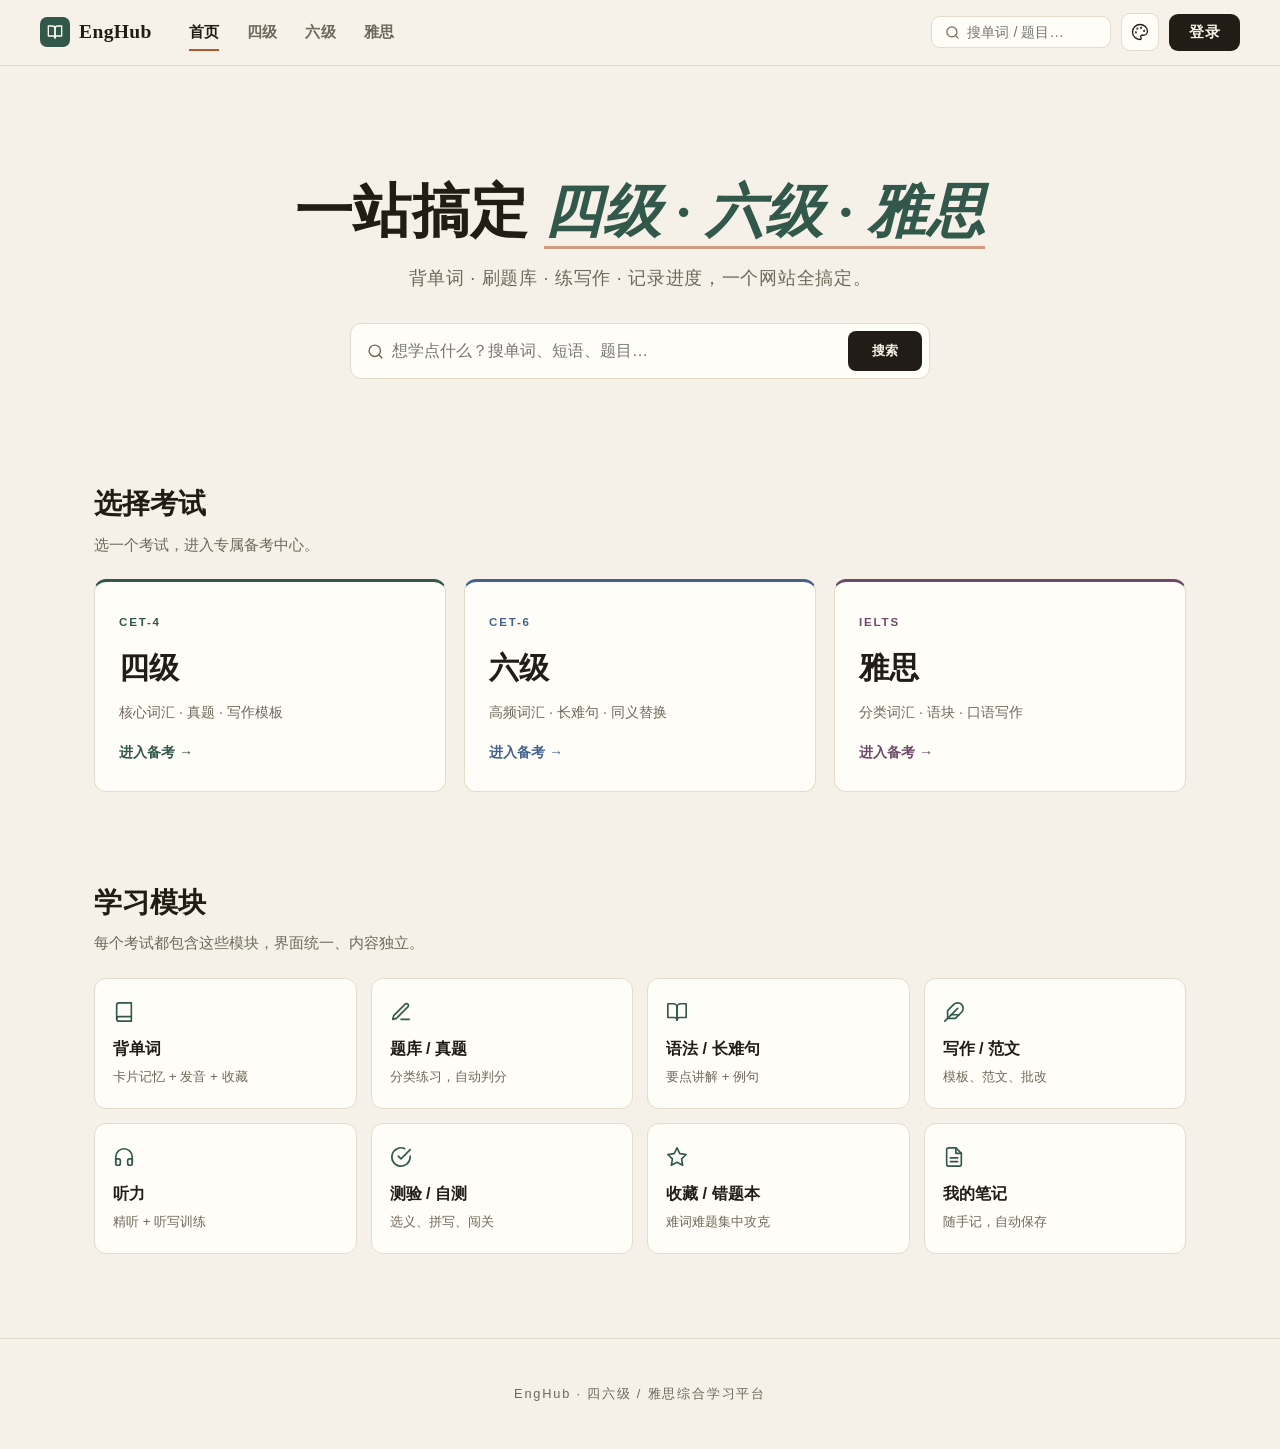
<file: index.html>
<!DOCTYPE html>
<html lang="zh-CN">
<head>
<meta charset="UTF-8" />
<meta name="viewport" content="width=device-width, initial-scale=1.0, viewport-fit=cover" />
<meta name="theme-color" content="#f5f1e8" />
<title>EngHub · 四级 / 六级 / 雅思 一站式学习</title>
<script>try{var t=localStorage.getItem('engapp-theme');if(t)document.documentElement.setAttribute('data-theme',t);}catch(e){}</script>
<link rel="stylesheet" href="assets/style.css" />
</head>
<body>
<header class="nav">
  <a class="brand" href="index.html"><span class="m"><svg width="16" height="16" viewBox="0 0 24 24" fill="none" stroke="currentColor" stroke-width="2" stroke-linecap="round" stroke-linejoin="round"><path d="M2 3h6a4 4 0 0 1 4 4v14a3 3 0 0 0-3-3H2z"/><path d="M22 3h-6a4 4 0 0 0-4 4v14a3 3 0 0 1 3-3h7z"/></svg></span> EngHub</a>
  <nav class="nav-links" id="navLinks">
    <a href="index.html" class="active">首页</a>
    <a href="dashboard.html?exam=cet4" data-exam="cet4">四级</a>
    <a href="dashboard.html?exam=cet6" data-exam="cet6">六级</a>
    <a href="dashboard.html?exam=ielts" data-exam="ielts">雅思</a>
  </nav>
  <div class="nav-right">
    <div class="nav-search"><svg width="15" height="15" viewBox="0 0 24 24" fill="none" stroke="currentColor" stroke-width="2" stroke-linecap="round" stroke-linejoin="round"><circle cx="11" cy="11" r="8"/><line x1="21" y1="21" x2="16.65" y2="16.65"/></svg> <input placeholder="搜单词 / 题目…" /></div>
    <button class="btn-login">登录</button>
  </div>
  <button class="nav-toggle" id="navToggle">☰</button>
</header>

<div class="wrap">
  <section class="home-hero">
    <h1>一站搞定 <span class="g">四级 · 六级 · 雅思</span></h1>
    <p class="sub">背单词 · 刷题库 · 练写作 · 记录进度，一个网站全搞定。</p>
    <div class="home-search">
      <svg width="17" height="17" viewBox="0 0 24 24" fill="none" stroke="currentColor" stroke-width="2" stroke-linecap="round" stroke-linejoin="round"><circle cx="11" cy="11" r="8"/><line x1="21" y1="21" x2="16.65" y2="16.65"/></svg>
      <input type="search" placeholder="想学点什么？搜单词、短语、题目…" />
      <button>搜索</button>
    </div>
  </section>

  <section class="section">
    <h2>选择考试</h2>
    <p class="sub">选一个考试，进入专属备考中心。</p>
    <div class="exams">
      <a class="exam-card cet4" href="dashboard.html?exam=cet4">
        <span class="tag">CET-4</span><h3>四级</h3><p>核心词汇 · 真题 · 写作模板</p><span class="go">进入备考 →</span>
      </a>
      <a class="exam-card cet6" href="dashboard.html?exam=cet6">
        <span class="tag">CET-6</span><h3>六级</h3><p>高频词汇 · 长难句 · 同义替换</p><span class="go">进入备考 →</span>
      </a>
      <a class="exam-card ielts" href="dashboard.html?exam=ielts">
        <span class="tag">IELTS</span><h3>雅思</h3><p>分类词汇 · 语块 · 口语写作</p><span class="go">进入备考 →</span>
      </a>
    </div>
  </section>

  <section class="section" id="features">
    <h2>学习模块</h2>
    <p class="sub">每个考试都包含这些模块，界面统一、内容独立。</p>
    <div class="features">
      <div class="feature"><span class="e"><svg width="22" height="22" viewBox="0 0 24 24" fill="none" stroke="currentColor" stroke-width="1.8" stroke-linecap="round" stroke-linejoin="round"><path d="M4 19.5A2.5 2.5 0 0 1 6.5 17H20"/><path d="M6.5 2H20v20H6.5A2.5 2.5 0 0 1 4 19.5v-15A2.5 2.5 0 0 1 6.5 2z"/></svg></span><h4>背单词</h4><p>卡片记忆 + 发音 + 收藏</p></div>
      <div class="feature"><span class="e"><svg width="22" height="22" viewBox="0 0 24 24" fill="none" stroke="currentColor" stroke-width="1.8" stroke-linecap="round" stroke-linejoin="round"><path d="M12 20h9"/><path d="M16.5 3.5a2.121 2.121 0 0 1 3 3L7 19l-4 1 1-4L16.5 3.5z"/></svg></span><h4>题库 / 真题</h4><p>分类练习，自动判分</p></div>
      <div class="feature"><span class="e"><svg width="22" height="22" viewBox="0 0 24 24" fill="none" stroke="currentColor" stroke-width="1.8" stroke-linecap="round" stroke-linejoin="round"><path d="M2 3h6a4 4 0 0 1 4 4v14a3 3 0 0 0-3-3H2z"/><path d="M22 3h-6a4 4 0 0 0-4 4v14a3 3 0 0 1 3-3h7z"/></svg></span><h4>语法 / 长难句</h4><p>要点讲解 + 例句</p></div>
      <div class="feature"><span class="e"><svg width="22" height="22" viewBox="0 0 24 24" fill="none" stroke="currentColor" stroke-width="1.8" stroke-linecap="round" stroke-linejoin="round"><path d="M20.24 12.24a6 6 0 0 0-8.49-8.49L5 10.5V19h8.5z"/><line x1="16" y1="8" x2="2" y2="22"/><line x1="17.5" y1="15" x2="9" y2="15"/></svg></span><h4>写作 / 范文</h4><p>模板、范文、批改</p></div>
      <div class="feature"><span class="e"><svg width="22" height="22" viewBox="0 0 24 24" fill="none" stroke="currentColor" stroke-width="1.8" stroke-linecap="round" stroke-linejoin="round"><path d="M3 18v-6a9 9 0 0 1 18 0v6"/><path d="M21 19a2 2 0 0 1-2 2h-1a2 2 0 0 1-2-2v-3a2 2 0 0 1 2-2h3zM3 19a2 2 0 0 0 2 2h1a2 2 0 0 0 2-2v-3a2 2 0 0 0-2-2H3z"/></svg></span><h4>听力</h4><p>精听 + 听写训练</p></div>
      <div class="feature"><span class="e"><svg width="22" height="22" viewBox="0 0 24 24" fill="none" stroke="currentColor" stroke-width="1.8" stroke-linecap="round" stroke-linejoin="round"><path d="M22 11.08V12a10 10 0 1 1-5.93-9.14"/><polyline points="22 4 12 14.01 9 11.01"/></svg></span><h4>测验 / 自测</h4><p>选义、拼写、闯关</p></div>
      <div class="feature"><span class="e"><svg width="22" height="22" viewBox="0 0 24 24" fill="none" stroke="currentColor" stroke-width="1.8" stroke-linecap="round" stroke-linejoin="round"><polygon points="12 2 15.09 8.26 22 9.27 17 14.14 18.18 21.02 12 17.77 5.82 21.02 7 14.14 2 9.27 8.91 8.26"/></svg></span><h4>收藏 / 错题本</h4><p>难词难题集中攻克</p></div>
      <div class="feature"><span class="e"><svg width="22" height="22" viewBox="0 0 24 24" fill="none" stroke="currentColor" stroke-width="1.8" stroke-linecap="round" stroke-linejoin="round"><path d="M14 2H6a2 2 0 0 0-2 2v16a2 2 0 0 0 2 2h12a2 2 0 0 0 2-2V8z"/><polyline points="14 2 14 8 20 8"/><line x1="16" y1="13" x2="8" y2="13"/><line x1="16" y1="17" x2="8" y2="17"/></svg></span><h4>我的笔记</h4><p>随手记，自动保存</p></div>
    </div>
  </section>
</div>

<footer class="foot">EngHub · 四六级 / 雅思综合学习平台</footer>
<script src="assets/app.js"></script>
<script src="assets/cloud-auth.js"></script>
</body>
</html>
</file>
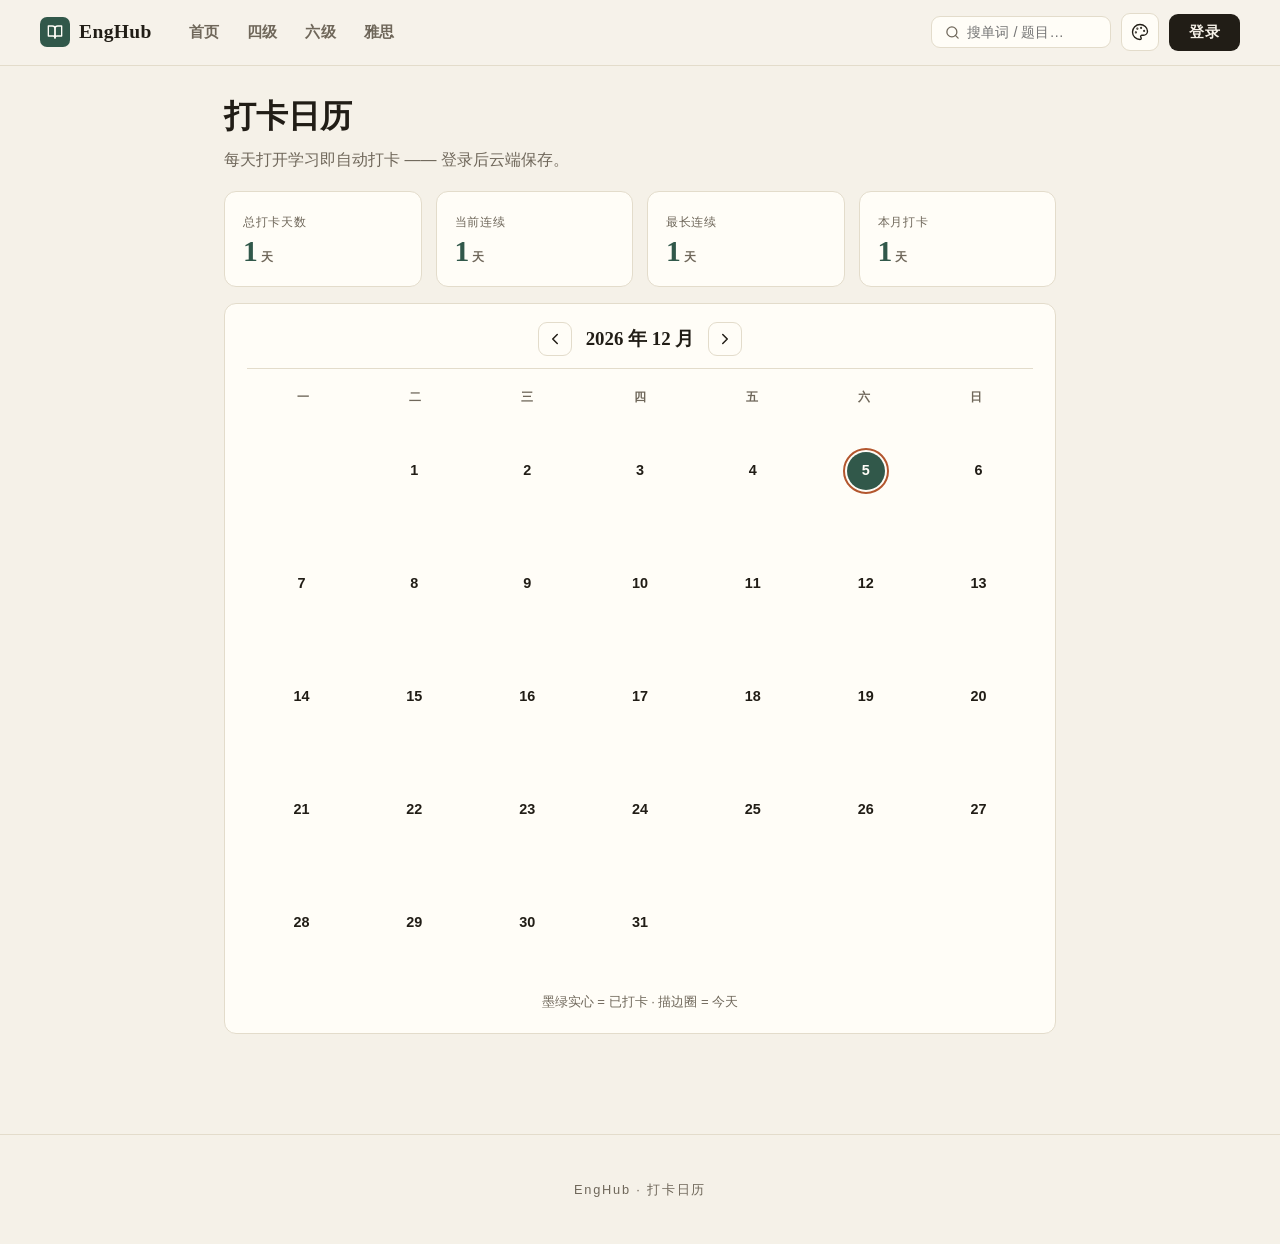
<file: calendar.html>
<!DOCTYPE html>
<html lang="zh-CN">
<head>
<meta charset="UTF-8" />
<meta name="viewport" content="width=device-width, initial-scale=1.0, viewport-fit=cover" />
<meta name="theme-color" content="#f5f1e8" />
<title>打卡日历 · EngHub</title>
<script>try{var t=localStorage.getItem('engapp-theme');if(t)document.documentElement.setAttribute('data-theme',t);}catch(e){}</script>
<link rel="stylesheet" href="assets/style.css" />
<style>
  .ck-wrap{max-width:880px;margin:0 auto;padding:24px clamp(16px,4vw,24px) 60px}
  .ck-head{margin-bottom:18px}
  .ck-head h1{font-family:var(--serif);font-size:clamp(1.4rem,3.4vw,2rem);font-weight:700}
  .ck-head .sub{color:var(--dim);margin-top:4px}
  .ck-stats{display:grid;grid-template-columns:repeat(4,1fr);gap:14px;margin-bottom:16px}
  .ck-stat{background:var(--card);border:1px solid var(--line);border-radius:var(--r);padding:16px 18px}
  .ck-stat b{display:block;font-family:var(--serif);font-size:1.85rem;line-height:1.2;font-variant-numeric:tabular-nums;color:var(--brand)}
  .ck-stat b i{font-style:normal;font-family:-apple-system,"Segoe UI","PingFang SC","Microsoft YaHei",sans-serif;font-size:.78rem;font-weight:600;color:var(--dim);margin-left:3px}
  .ck-stat span{color:var(--dim);font-size:.78rem;letter-spacing:.06em}
  .ck-cal{background:var(--card);border:1px solid var(--line);border-radius:var(--r);padding:18px clamp(12px,3vw,22px) 20px}
  .ck-calhead{display:flex;align-items:center;justify-content:center;gap:14px;margin-bottom:12px;padding-bottom:12px;border-bottom:1px solid var(--line)}
  .ck-calhead h2{font-family:var(--serif);font-size:1.18rem;font-weight:700;min-width:9ch;text-align:center;font-variant-numeric:tabular-nums}
  .ck-arrow{width:34px;height:34px;border-radius:9px;border:1px solid var(--line);background:var(--card);color:var(--ink);cursor:pointer;display:grid;place-items:center;transition:border-color .16s,color .16s}
  .ck-arrow:hover{border-color:var(--brand);color:var(--brand)}
  .ck-week{display:grid;grid-template-columns:repeat(7,1fr);margin-bottom:4px}
  .ck-week span{text-align:center;color:var(--dim);font-size:.76rem;font-weight:700;letter-spacing:.06em;padding:6px 0}
  .ck-grid{display:grid;grid-template-columns:repeat(7,1fr);gap:4px}
  .ck-day{aspect-ratio:1;display:grid;place-items:center}
  .ck-day .n{width:min(38px,74%);aspect-ratio:1;border-radius:50%;display:grid;place-items:center;font-size:.9rem;font-weight:600;font-variant-numeric:tabular-nums;color:var(--ink)}
  .ck-day .n.done{background:var(--brand);color:var(--on-brand)}
  .ck-day .n.today{outline:2px solid var(--accent);outline-offset:2px}
  .ck-note{color:var(--dim);font-size:.82rem;margin-top:14px;text-align:center}
  @media(max-width:520px){
    .ck-stats{grid-template-columns:1fr}
    .ck-stat{display:flex;align-items:baseline;justify-content:space-between;gap:10px;padding:13px 16px}
    .ck-stat b{font-size:1.5rem}
  }
</style>
</head>
<body>
<header class="nav">
  <a class="brand" href="index.html"><span class="m"><svg width="16" height="16" viewBox="0 0 24 24" fill="none" stroke="currentColor" stroke-width="2" stroke-linecap="round" stroke-linejoin="round"><path d="M2 3h6a4 4 0 0 1 4 4v14a3 3 0 0 0-3-3H2z"/><path d="M22 3h-6a4 4 0 0 0-4 4v14a3 3 0 0 1 3-3h7z"/></svg></span> EngHub</a>
  <nav class="nav-links" id="navLinks">
    <a href="index.html">首页</a>
    <a href="dashboard.html?exam=cet4" data-exam="cet4">四级</a>
    <a href="dashboard.html?exam=cet6" data-exam="cet6">六级</a>
    <a href="dashboard.html?exam=ielts" data-exam="ielts">雅思</a>
  </nav>
  <div class="nav-right">
    <div class="nav-search"><svg width="15" height="15" viewBox="0 0 24 24" fill="none" stroke="currentColor" stroke-width="2" stroke-linecap="round" stroke-linejoin="round"><circle cx="11" cy="11" r="8"/><line x1="21" y1="21" x2="16.65" y2="16.65"/></svg> <input placeholder="搜单词 / 题目…" /></div>
    <button class="btn-login">登录</button>
  </div>
  <button class="nav-toggle" id="navToggle">☰</button>
</header>

<div class="ck-wrap">
  <div class="ck-head">
    <h1>打卡日历</h1>
    <p class="sub">每天打开学习即自动打卡 —— 登录后云端保存。</p>
  </div>

  <div class="ck-stats">
    <div class="ck-stat"><span>总打卡天数</span><b id="stTotal">0<i>天</i></b></div>
    <div class="ck-stat"><span>当前连续</span><b id="stStreak">0<i>天</i></b></div>
    <div class="ck-stat"><span>最长连续</span><b id="stBest">0<i>天</i></b></div>
    <div class="ck-stat"><span>本月打卡</span><b id="stMonth">0<i>天</i></b></div>
  </div>

  <div class="ck-cal">
    <div class="ck-calhead">
      <button class="ck-arrow" id="prevBtn" aria-label="上个月"><svg width="18" height="18" viewBox="0 0 24 24" fill="none" stroke="currentColor" stroke-width="2" stroke-linecap="round" stroke-linejoin="round"><polyline points="15 18 9 12 15 6"/></svg></button>
      <h2 id="calTitle"></h2>
      <button class="ck-arrow" id="nextBtn" aria-label="下个月"><svg width="18" height="18" viewBox="0 0 24 24" fill="none" stroke="currentColor" stroke-width="2" stroke-linecap="round" stroke-linejoin="round"><polyline points="9 18 15 12 9 6"/></svg></button>
    </div>
    <div class="ck-week"><span>一</span><span>二</span><span>三</span><span>四</span><span>五</span><span>六</span><span>日</span></div>
    <div class="ck-grid" id="calGrid"></div>
    <p class="ck-note">墨绿实心 = 已打卡 · 描边圈 = 今天</p>
  </div>
</div>

<footer class="foot">EngHub · 打卡日历</footer>
<script src="assets/app.js"></script>
<script src="assets/cloud-auth.js"></script>
<script>
(function(){
  var CK="engapp-checkin";
  var pad=function(n){ return (n<10?"0":"")+n; };
  var dstr=function(d){ return d.getFullYear()+"-"+pad(d.getMonth()+1)+"-"+pad(d.getDate()); };
  var today=dstr(new Date());
  function getCK(){ try{ var a=JSON.parse(localStorage.getItem(CK)||"[]"); return Array.isArray(a)?a:[]; }catch(e){ return []; } }
  function sync(){ if(window.CloudAuth&&CloudAuth.isLoggedIn())CloudAuth.syncUp(); }

  // 本页打开也算打卡：今天入列，去重 + 排序
  (function(){
    var a=getCK(), had=a.indexOf(today)>=0;
    if(!had) a.push(today);
    var set={}; a.forEach(function(x){ if(typeof x==="string") set[x]=1; });
    localStorage.setItem(CK, JSON.stringify(Object.keys(set).sort()));
    if(!had) sync();
  })();

  // "YYYY-MM-DD" → 天序号（UTC 整除，避开时区/夏令时）
  function dayNum(s){
    var p=s.split("-");
    return Math.round(Date.UTC(+p[0], +p[1]-1, +p[2])/86400000);
  }
  function streaks(){
    var arr=getCK();
    var set={}; arr.forEach(function(x){ set[x]=1; });
    // 当前连续：从今天往前数
    var cur=0, d=new Date();
    while(set[dstr(d)]){ cur++; d.setDate(d.getDate()-1); }
    // 最长连续：排好序的天序号扫一遍
    var nums=arr.map(dayNum).sort(function(a,b){return a-b;});
    var best=0, run=0, prev=null;
    nums.forEach(function(n){
      run=(prev!==null&&n===prev+1)?run+1:1;
      if(run>best)best=run;
      prev=n;
    });
    return {total:arr.length, cur:cur, best:best};
  }

  // 视图月份（默认今天所在月）
  var now=new Date(), viewY=now.getFullYear(), viewM=now.getMonth();

  var titleEl=document.getElementById("calTitle"), gridEl=document.getElementById("calGrid");
  function render(){
    var arr=getCK(), set={}; arr.forEach(function(x){ set[x]=1; });
    var s=streaks();
    var thisMonth=today.slice(0,7), monthCnt=0;
    arr.forEach(function(x){ if(x.slice(0,7)===thisMonth) monthCnt++; });
    document.getElementById("stTotal").innerHTML=s.total+"<i>天</i>";
    document.getElementById("stStreak").innerHTML=s.cur+"<i>天</i>";
    document.getElementById("stBest").innerHTML=s.best+"<i>天</i>";
    document.getElementById("stMonth").innerHTML=monthCnt+"<i>天</i>";

    titleEl.textContent=viewY+" 年 "+(viewM+1)+" 月";
    var first=new Date(viewY,viewM,1);
    var lead=(first.getDay()+6)%7;                 // 周一开头的空位数
    var days=new Date(viewY,viewM+1,0).getDate();  // 当月天数
    var html="", i;
    for(i=0;i<lead;i++) html+='<div class="ck-day"></div>';
    for(i=1;i<=days;i++){
      var ds=viewY+"-"+pad(viewM+1)+"-"+pad(i);
      var cls="n"+(set[ds]?" done":"")+(ds===today?" today":"");
      html+='<div class="ck-day"><span class="'+cls+'">'+i+'</span></div>';
    }
    var tail=(lead+days)%7;
    if(tail) for(i=tail;i<7;i++) html+='<div class="ck-day"></div>';
    gridEl.innerHTML=html;
  }

  document.getElementById("prevBtn").onclick=function(){ viewM--; if(viewM<0){viewM=11;viewY--;} render(); };
  document.getElementById("nextBtn").onclick=function(){ viewM++; if(viewM>11){viewM=0;viewY++;} render(); };

  // 登录拉取云端后重渲染（本页不是备考中心，直接覆盖 onLogin）
  if(window.CloudAuth) CloudAuth.onLogin=function(){ render(); };
  render(); setTimeout(render,1200);
})();
</script>
</body>
</html>
</file>
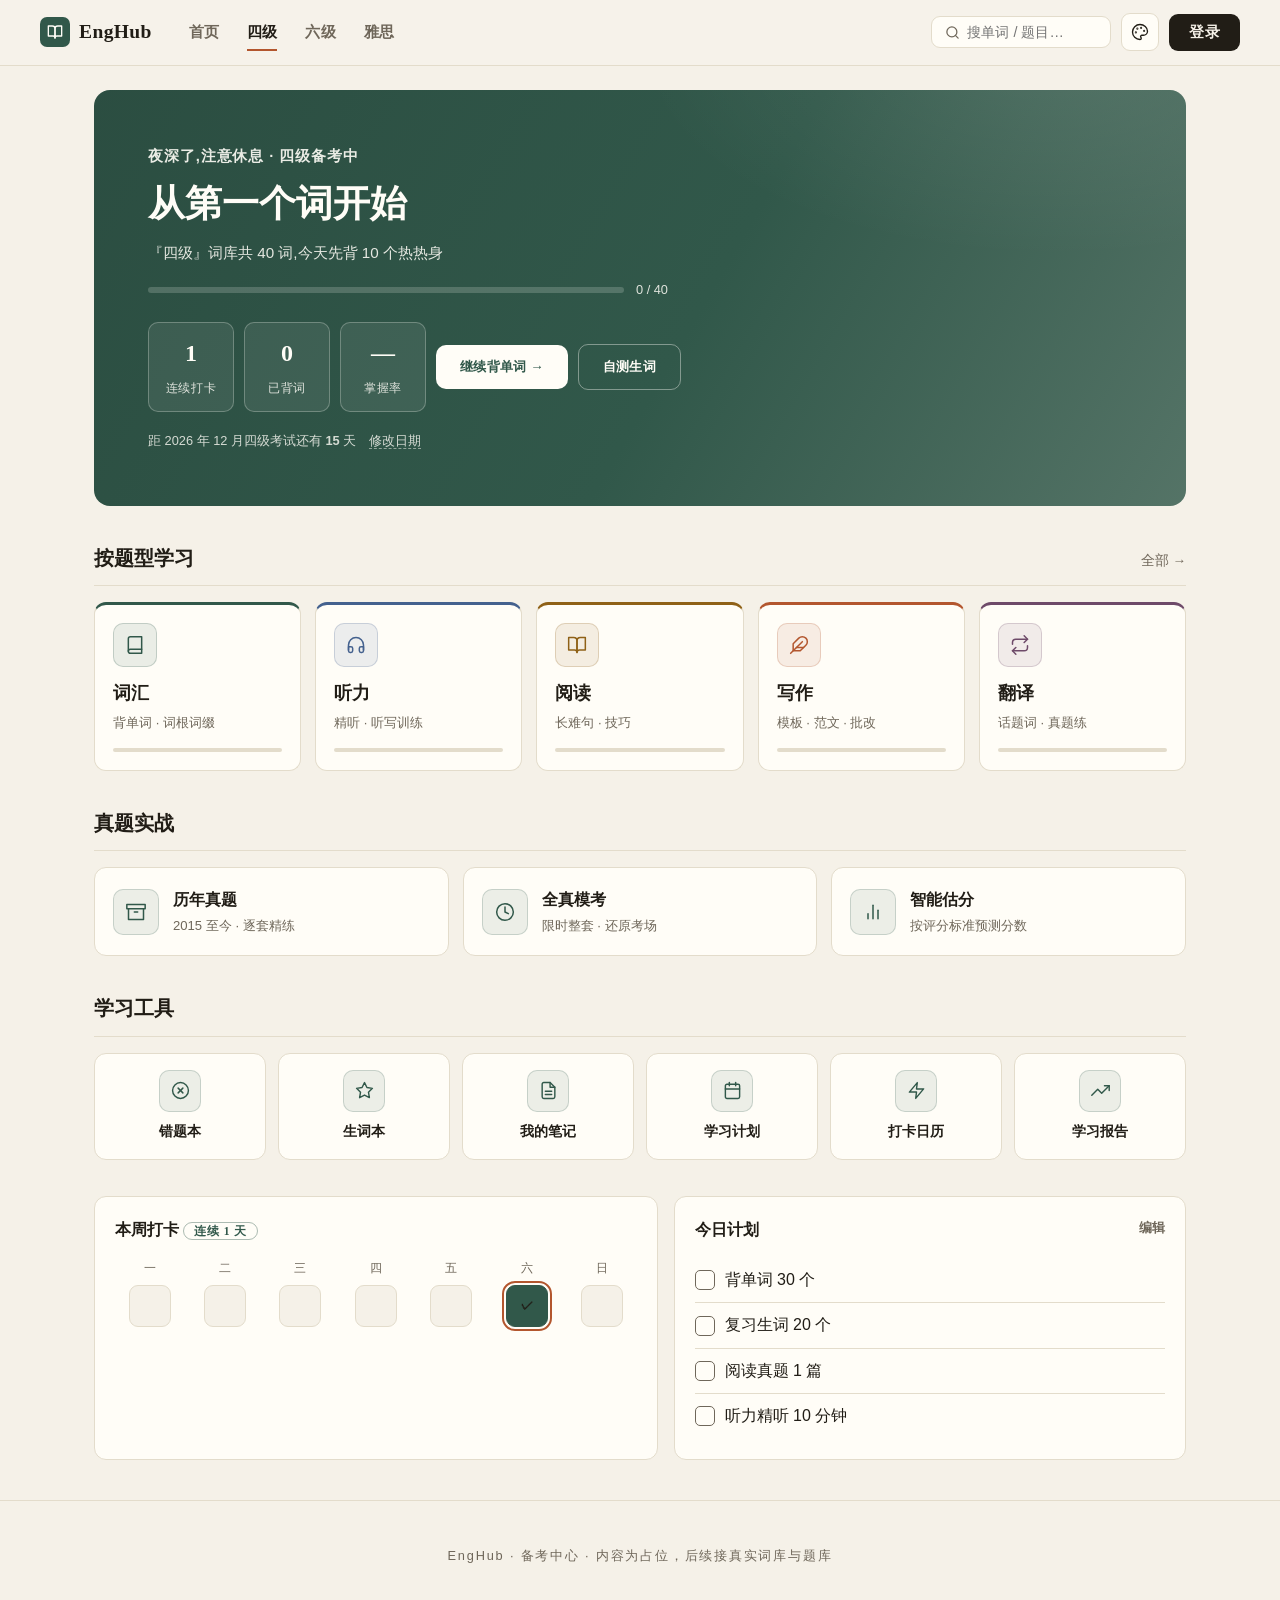
<file: dashboard.html>
<!DOCTYPE html>
<html lang="zh-CN">
<head>
<meta charset="UTF-8" />
<meta name="viewport" content="width=device-width, initial-scale=1.0, viewport-fit=cover" />
<meta name="theme-color" content="#f5f1e8" />
<title>备考中心 · EngHub</title>
<script>try{var t=localStorage.getItem('engapp-theme');if(t)document.documentElement.setAttribute('data-theme',t);}catch(e){}</script>
<link rel="stylesheet" href="assets/style.css" />
</head>
<body>
<header class="nav">
  <a class="brand" href="index.html"><span class="m"><svg width="16" height="16" viewBox="0 0 24 24" fill="none" stroke="currentColor" stroke-width="2" stroke-linecap="round" stroke-linejoin="round"><path d="M2 3h6a4 4 0 0 1 4 4v14a3 3 0 0 0-3-3H2z"/><path d="M22 3h-6a4 4 0 0 0-4 4v14a3 3 0 0 1 3-3h7z"/></svg></span> EngHub</a>
  <nav class="nav-links" id="navLinks">
    <a href="index.html">首页</a>
    <a href="dashboard.html?exam=cet4" data-exam="cet4">四级</a>
    <a href="dashboard.html?exam=cet6" data-exam="cet6">六级</a>
    <a href="dashboard.html?exam=ielts" data-exam="ielts">雅思</a>
  </nav>
  <div class="nav-right">
    <div class="nav-search"><svg width="15" height="15" viewBox="0 0 24 24" fill="none" stroke="currentColor" stroke-width="2" stroke-linecap="round" stroke-linejoin="round"><circle cx="11" cy="11" r="8"/><line x1="21" y1="21" x2="16.65" y2="16.65"/></svg> <input placeholder="搜单词 / 题目…" /></div>
    <button class="btn-login">登录</button>
  </div>
  <button class="nav-toggle" id="navToggle">☰</button>
</header>

<div class="wrap">
  <section class="hero">
    <span class="hi" id="hi">今天也要加油</span>
    <h1 class="cd" id="heroTitle">从第一个词开始</h1>
    <p class="subt" id="heroSub"></p>
    <div class="vprog" id="vprog" style="display:none">
      <div class="vbar"><span id="vfill" style="width:0%"></span></div>
      <span class="vtext" id="vtext"></span>
    </div>
    <div class="r">
      <div class="kpi"><b>0</b><span>连续打卡</span></div>
      <div class="kpi"><b>0</b><span>已背词</span></div>
      <div class="kpi"><b>—</b><span>掌握率</span></div>
      <button class="cont" id="contStudy">继续背单词 →</button>
      <button class="cont ghost" id="quizWords">自测生词</button>
    </div>
    <p class="exam-line" id="examLine"></p>
  </section>

  <section class="sec">
    <div class="sec-h"><h2>按题型学习</h2><span class="more">全部 →</span></div>
    <div class="types">
      <div class="tcard voc" id="goVocab"><div class="e"><svg width="20" height="20" viewBox="0 0 24 24" fill="none" stroke="currentColor" stroke-width="1.8" stroke-linecap="round" stroke-linejoin="round"><path d="M4 19.5A2.5 2.5 0 0 1 6.5 17H20"/><path d="M6.5 2H20v20H6.5A2.5 2.5 0 0 1 4 19.5v-15A2.5 2.5 0 0 1 6.5 2z"/></svg></div><h3>词汇</h3><p>背单词 · 词根词缀</p><div class="bar"><span style="width:0%"></span></div></div>
      <div class="tcard lis"><div class="e"><svg width="20" height="20" viewBox="0 0 24 24" fill="none" stroke="currentColor" stroke-width="1.8" stroke-linecap="round" stroke-linejoin="round"><path d="M3 18v-6a9 9 0 0 1 18 0v6"/><path d="M21 19a2 2 0 0 1-2 2h-1a2 2 0 0 1-2-2v-3a2 2 0 0 1 2-2h3zM3 19a2 2 0 0 0 2 2h1a2 2 0 0 0 2-2v-3a2 2 0 0 0-2-2H3z"/></svg></div><h3>听力</h3><p>精听 · 听写训练</p><div class="bar"><span style="width:0%"></span></div></div>
      <div class="tcard read"><div class="e"><svg width="20" height="20" viewBox="0 0 24 24" fill="none" stroke="currentColor" stroke-width="1.8" stroke-linecap="round" stroke-linejoin="round"><path d="M2 3h6a4 4 0 0 1 4 4v14a3 3 0 0 0-3-3H2z"/><path d="M22 3h-6a4 4 0 0 0-4 4v14a3 3 0 0 1 3-3h7z"/></svg></div><h3>阅读</h3><p>长难句 · 技巧</p><div class="bar"><span style="width:0%"></span></div></div>
      <div class="tcard wri"><div class="e"><svg width="20" height="20" viewBox="0 0 24 24" fill="none" stroke="currentColor" stroke-width="1.8" stroke-linecap="round" stroke-linejoin="round"><path d="M20.24 12.24a6 6 0 0 0-8.49-8.49L5 10.5V19h8.5z"/><line x1="16" y1="8" x2="2" y2="22"/><line x1="17.5" y1="15" x2="9" y2="15"/></svg></div><h3>写作</h3><p>模板 · 范文 · 批改</p><div class="bar"><span style="width:0%"></span></div></div>
      <div class="tcard tra"><div class="e"><svg width="20" height="20" viewBox="0 0 24 24" fill="none" stroke="currentColor" stroke-width="1.8" stroke-linecap="round" stroke-linejoin="round"><polyline points="17 1 21 5 17 9"/><path d="M3 11V9a4 4 0 0 1 4-4h14"/><polyline points="7 23 3 19 7 15"/><path d="M21 13v2a4 4 0 0 1-4 4H3"/></svg></div><h3>翻译</h3><p>话题词 · 真题练</p><div class="bar"><span style="width:0%"></span></div></div>
    </div>
  </section>

  <section class="sec">
    <div class="sec-h"><h2>真题实战</h2></div>
    <div class="exams3">
      <div class="ecard" id="goReal"><div class="e"><svg width="20" height="20" viewBox="0 0 24 24" fill="none" stroke="currentColor" stroke-width="1.8" stroke-linecap="round" stroke-linejoin="round"><polyline points="21 8 21 21 3 21 3 8"/><rect x="1" y="3" width="22" height="5"/><line x1="10" y1="12" x2="14" y2="12"/></svg></div><div><h3>历年真题</h3><p>2015 至今 · 逐套精练</p></div></div>
      <div class="ecard" id="goMock"><div class="e"><svg width="20" height="20" viewBox="0 0 24 24" fill="none" stroke="currentColor" stroke-width="1.8" stroke-linecap="round" stroke-linejoin="round"><circle cx="12" cy="12" r="10"/><polyline points="12 6 12 12 16 14"/></svg></div><div><h3>全真模考</h3><p>限时整套 · 还原考场</p></div></div>
      <div class="ecard" id="goScore"><div class="e"><svg width="20" height="20" viewBox="0 0 24 24" fill="none" stroke="currentColor" stroke-width="1.8" stroke-linecap="round" stroke-linejoin="round"><line x1="18" y1="20" x2="18" y2="10"/><line x1="12" y1="20" x2="12" y2="4"/><line x1="6" y1="20" x2="6" y2="14"/></svg></div><div><h3>智能估分</h3><p>按评分标准预测分数</p></div></div>
    </div>
  </section>

  <section class="sec">
    <div class="sec-h"><h2>学习工具</h2></div>
    <div class="tools">
      <div class="tool" id="goMistakes"><div class="e"><svg width="19" height="19" viewBox="0 0 24 24" fill="none" stroke="currentColor" stroke-width="1.8" stroke-linecap="round" stroke-linejoin="round"><circle cx="12" cy="12" r="10"/><line x1="15" y1="9" x2="9" y2="15"/><line x1="9" y1="9" x2="15" y2="15"/></svg></div><div class="t">错题本</div></div>
      <div class="tool" id="goWords"><div class="e"><svg width="19" height="19" viewBox="0 0 24 24" fill="none" stroke="currentColor" stroke-width="1.8" stroke-linecap="round" stroke-linejoin="round"><polygon points="12 2 15.09 8.26 22 9.27 17 14.14 18.18 21.02 12 17.77 5.82 21.02 7 14.14 2 9.27 8.91 8.26"/></svg></div><div class="t">生词本</div></div>
      <div class="tool" id="goNotes"><div class="e"><svg width="19" height="19" viewBox="0 0 24 24" fill="none" stroke="currentColor" stroke-width="1.8" stroke-linecap="round" stroke-linejoin="round"><path d="M14 2H6a2 2 0 0 0-2 2v16a2 2 0 0 0 2 2h12a2 2 0 0 0 2-2V8z"/><polyline points="14 2 14 8 20 8"/><line x1="16" y1="13" x2="8" y2="13"/><line x1="16" y1="17" x2="8" y2="17"/></svg></div><div class="t">我的笔记</div></div>
      <div class="tool" id="goPlan"><div class="e"><svg width="19" height="19" viewBox="0 0 24 24" fill="none" stroke="currentColor" stroke-width="1.8" stroke-linecap="round" stroke-linejoin="round"><rect x="3" y="4" width="18" height="18" rx="2" ry="2"/><line x1="16" y1="2" x2="16" y2="6"/><line x1="8" y1="2" x2="8" y2="6"/><line x1="3" y1="10" x2="21" y2="10"/></svg></div><div class="t">学习计划</div></div>
      <div class="tool" id="goCal"><div class="e"><svg width="19" height="19" viewBox="0 0 24 24" fill="none" stroke="currentColor" stroke-width="1.8" stroke-linecap="round" stroke-linejoin="round"><polygon points="13 2 3 14 12 14 11 22 21 10 12 10 13 2"/></svg></div><div class="t">打卡日历</div></div>
      <div class="tool" id="goReport"><div class="e"><svg width="19" height="19" viewBox="0 0 24 24" fill="none" stroke="currentColor" stroke-width="1.8" stroke-linecap="round" stroke-linejoin="round"><polyline points="23 6 13.5 15.5 8.5 10.5 1 18"/><polyline points="17 6 23 6 23 12"/></svg></div><div class="t">学习报告</div></div>
    </div>
  </section>

  <section class="sec plan">
    <div class="panel">
      <h3>本周打卡 <span id="streakBadge" class="badge">—</span></h3>
      <div class="week" id="week"></div>
    </div>
    <div class="panel">
      <h3>今日计划 <a class="p-edit" href="plan.html">编辑</a></h3>
      <ul class="todo" id="todo"></ul>
    </div>
  </section>
</div>

<footer class="foot">EngHub · 备考中心 · 内容为占位，后续接真实词库与题库</footer>
<script src="assets/app.js"></script>
<script src="assets/cloud-auth.js"></script>
</body>
</html>
</file>
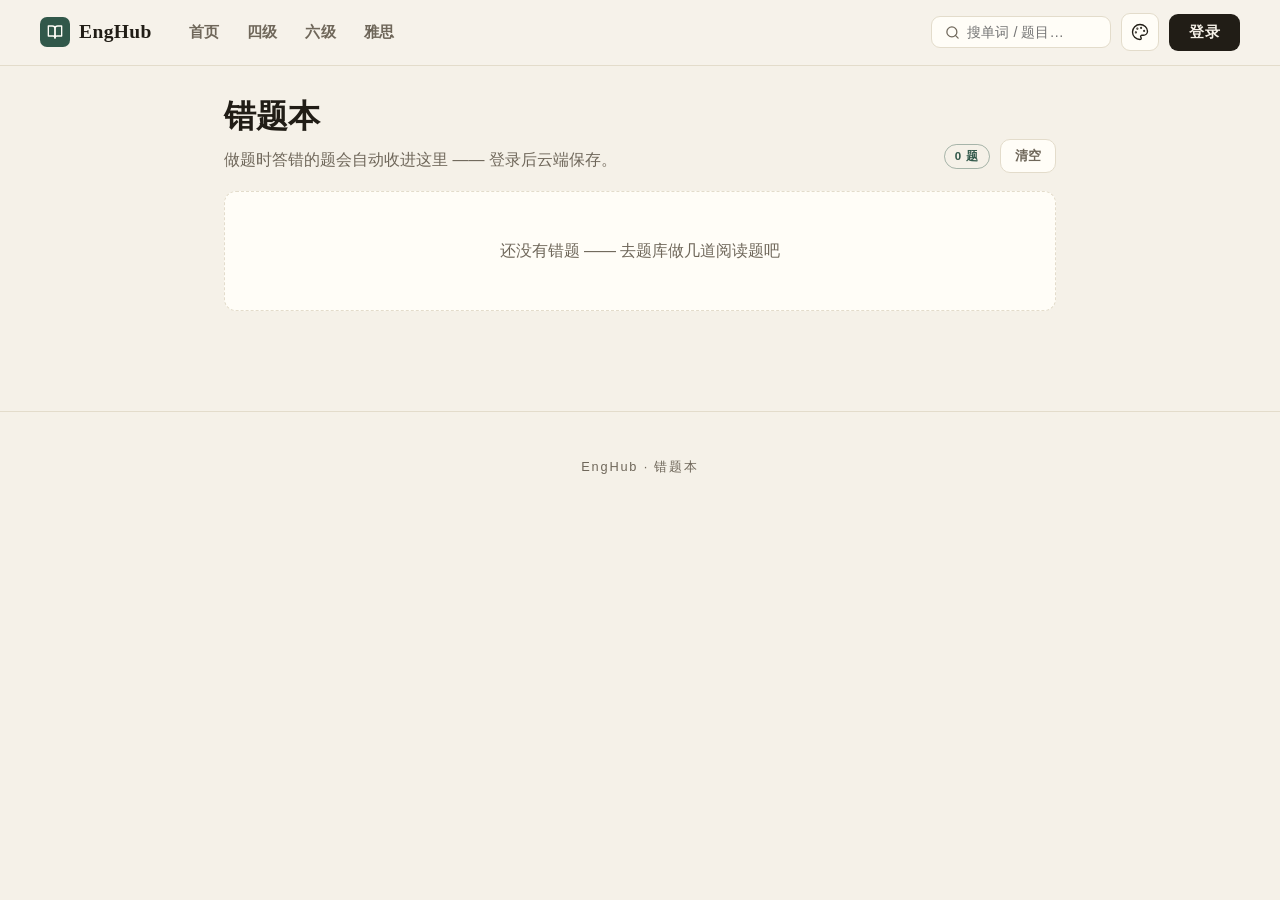
<file: mistakes.html>
<!DOCTYPE html>
<html lang="zh-CN">
<head>
<meta charset="UTF-8" />
<meta name="viewport" content="width=device-width, initial-scale=1.0, viewport-fit=cover" />
<meta name="theme-color" content="#f5f1e8" />
<title>错题本 · EngHub</title>
<script>try{var t=localStorage.getItem('engapp-theme');if(t)document.documentElement.setAttribute('data-theme',t);}catch(e){}</script>
<link rel="stylesheet" href="assets/style.css" />
<style>
  .mk-wrap{max-width:880px;margin:0 auto;padding:24px clamp(16px,4vw,24px) 60px}
  .mk-head{display:flex;align-items:flex-end;justify-content:space-between;gap:14px;flex-wrap:wrap;margin-bottom:18px}
  .mk-head h1{font-family:var(--serif);font-size:clamp(1.4rem,3.4vw,2rem);font-weight:700}.mk-head .sub{color:var(--dim);margin-top:4px}
  .mk-card{background:var(--card);border:1px solid var(--line);border-left:3px solid var(--bad);border-radius:var(--r);padding:16px 18px;margin-bottom:14px}
  .mk-card .meta{display:flex;align-items:center;justify-content:space-between;gap:10px;color:var(--dim);font-size:.78rem;margin-bottom:8px}
  .mk-card .q{font-weight:600;line-height:1.6}
  .mk-card .ans{margin-top:8px;font-size:.9rem}
  .mk-card .ans .ok{color:var(--good);font-weight:700}.mk-card .ans .no{color:var(--bad);font-weight:700}
  .mk-tag{font-size:.7rem;font-weight:700;letter-spacing:.12em;color:var(--brand);text-transform:uppercase}
  .mk-del{border:0;background:none;color:var(--dim);cursor:pointer;font-weight:700}.mk-del:hover{color:var(--bad)}
  .mk-empty{text-align:center;color:var(--dim);padding:46px 20px;background:var(--card);border:1px dashed var(--line);border-radius:var(--r)}
  .mk-clear{border:1px solid var(--line);background:var(--card);color:var(--dim);border-radius:10px;padding:7px 14px;font-weight:700;cursor:pointer}
</style>
</head>
<body>
<header class="nav">
  <a class="brand" href="index.html"><span class="m"><svg width="16" height="16" viewBox="0 0 24 24" fill="none" stroke="currentColor" stroke-width="2" stroke-linecap="round" stroke-linejoin="round"><path d="M2 3h6a4 4 0 0 1 4 4v14a3 3 0 0 0-3-3H2z"/><path d="M22 3h-6a4 4 0 0 0-4 4v14a3 3 0 0 1 3-3h7z"/></svg></span> EngHub</a>
  <nav class="nav-links" id="navLinks">
    <a href="index.html">首页</a>
    <a href="dashboard.html?exam=cet4" data-exam="cet4">四级</a>
    <a href="dashboard.html?exam=cet6" data-exam="cet6">六级</a>
    <a href="dashboard.html?exam=ielts" data-exam="ielts">雅思</a>
  </nav>
  <div class="nav-right">
    <div class="nav-search"><svg width="15" height="15" viewBox="0 0 24 24" fill="none" stroke="currentColor" stroke-width="2" stroke-linecap="round" stroke-linejoin="round"><circle cx="11" cy="11" r="8"/><line x1="21" y1="21" x2="16.65" y2="16.65"/></svg> <input placeholder="搜单词 / 题目…" /></div>
    <button class="btn-login">登录</button>
  </div>
  <button class="nav-toggle" id="navToggle">☰</button>
</header>

<div class="mk-wrap">
  <div class="mk-head">
    <div><h1>错题本</h1><p class="sub">做题时答错的题会自动收进这里 —— 登录后云端保存。</p></div>
    <div style="display:flex;gap:10px;align-items:center"><span class="badge" id="mkCount"></span><button class="mk-clear" id="clearBtn">清空</button></div>
  </div>
  <div id="list"></div>
</div>

<footer class="foot">EngHub · 错题本</footer>
<script src="assets/app.js"></script>
<script src="assets/cloud-auth.js"></script>
<script>
(function(){
  var KEY="engapp-mistakes";
  function load(){ try{ return JSON.parse(localStorage.getItem(KEY)||"[]"); }catch(e){ return []; } }
  function save(arr){ localStorage.setItem(KEY, JSON.stringify(arr)); if(window.CloudAuth&&CloudAuth.isLoggedIn()) CloudAuth.syncUp(); }
  function fmt(ts){ var d=new Date(ts); return (d.getMonth()+1)+"月"+d.getDate()+"日"; }
  var listEl=document.getElementById("list"), cntEl=document.getElementById("mkCount");
  function esc(s){ return String(s||"").replace(/&/g,"&amp;").replace(/</g,"&lt;"); }
  function render(){
    var arr=load(); cntEl.textContent=arr.length+" 题";
    if(!arr.length){ listEl.innerHTML='<div class="mk-empty">还没有错题 —— 去题库做几道阅读题吧</div>'; return; }
    listEl.innerHTML=arr.map(function(m){
      return '<div class="mk-card"><div class="meta"><span><span class="mk-tag">'+esc(m.type||"题目")+'</span> '+esc(m.title||"")+' · '+fmt(m.ts)+'</span><button class="mk-del" data-id="'+m.id+'">删除</button></div>'+
        '<div class="q">'+esc(m.q)+'</div>'+
        '<div class="ans">正确答案：<span class="ok">'+esc(m.correct)+'</span>'+(m.your?('　你的：<span class="no">'+esc(m.your)+'</span>'):'　<span class="no">（未作答）</span>')+'</div></div>';
    }).join("");
    listEl.querySelectorAll(".mk-del").forEach(function(b){ b.onclick=function(){ save(load().filter(function(x){return String(x.id)!==b.dataset.id;})); render(); }; });
  }
  document.getElementById("clearBtn").onclick=function(){ if(confirm("清空所有错题？")){ save([]); render(); } };
  if(window.CloudAuth) CloudAuth.onLogin=function(){ render(); };
  render(); setTimeout(render,1200);
})();
</script>
</body>
</html>
</file>
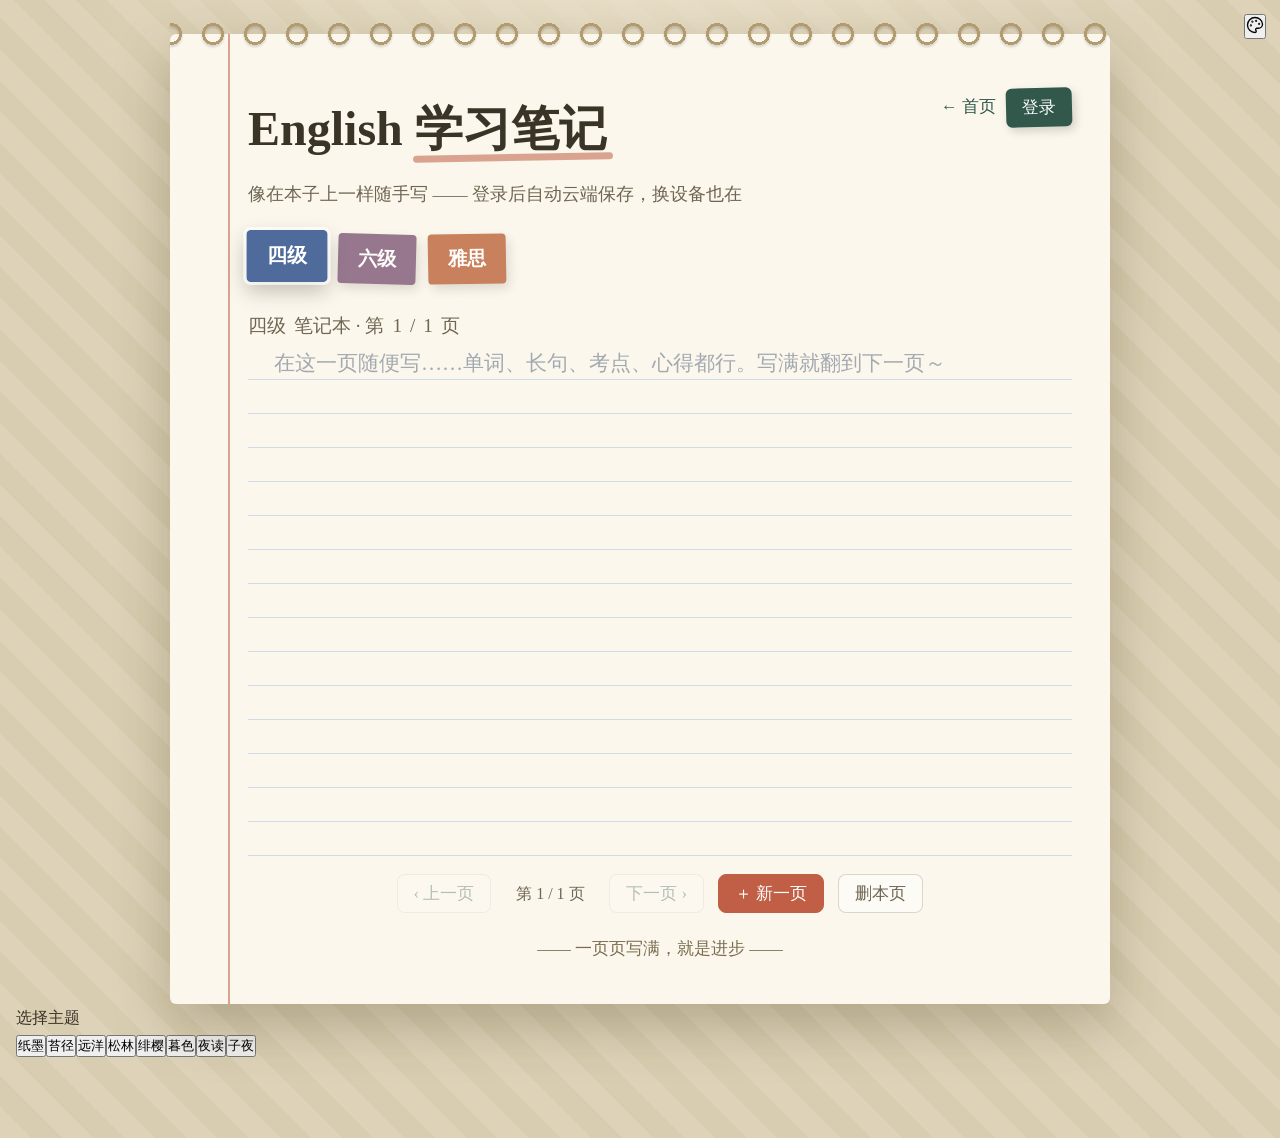
<file: notebook.html>
<!DOCTYPE html>
<html lang="zh-CN">
<head>
<meta charset="UTF-8" />
<meta name="viewport" content="width=device-width, initial-scale=1.0, viewport-fit=cover" />
<meta name="theme-color" content="#d8cdb0" />
<title>我的笔记 · EngHub</title>
<script>try{var t=localStorage.getItem('engapp-theme');if(t)document.documentElement.setAttribute('data-theme',t);}catch(e){}</script>
<style>
:root{
  --paper:#fbf7ec; --ink:#3a3427; --ink-soft:#6f6552; --red:#c05f45;
  --rule:#cfdbe8; --accent:#31584a; --ring:#b39b70;
  --hand:"Segoe Print","Bradley Hand","Comic Sans MS","Chalkboard SE","Kaiti SC","STKaiti","KaiTi","楷体",cursive;
  --shadow:0 20px 55px rgba(70,52,20,.28);
}
*{box-sizing:border-box;margin:0;padding:0}
body{font-family:-apple-system,"Segoe UI","Microsoft YaHei",Roboto,sans-serif;color:var(--ink);min-height:100vh;line-height:1.7;-webkit-font-smoothing:antialiased;
  background:radial-gradient(1000px 700px at 50% -10%, #ece3cd, transparent 60%),repeating-linear-gradient(45deg,#ded3b9 0 22px,#d8cdb0 22px 44px);padding:34px 16px 80px;}
a{text-decoration:none;color:inherit}
.hand{font-family:var(--hand)}

.book{position:relative;max-width:940px;margin:0 auto;background:var(--paper);border-radius:6px;box-shadow:var(--shadow);padding:54px 38px 40px 78px;}
.book::before{content:"";position:absolute;left:58px;top:0;bottom:0;width:2px;background:var(--red);opacity:.55}
.spiral{position:absolute;top:-12px;left:0;right:0;height:24px;
  background-image:radial-gradient(circle 11px at 14px 12px, transparent 0 8px, var(--ring) 8px 11px, transparent 11px);
  background-size:42px 24px;background-repeat:repeat-x;background-position:center;filter:drop-shadow(0 2px 1px rgba(0,0,0,.15));}

.head{display:flex;align-items:flex-start;justify-content:space-between;gap:16px;flex-wrap:wrap}
.title{font-size:clamp(2rem,6vw,3rem);font-weight:800}
.title .u{position:relative}
.title .u::after{content:"";position:absolute;left:-2px;right:-6px;bottom:-6px;height:7px;border-radius:6px;background:var(--red);opacity:.55;transform:rotate(-1deg)}
.sub{color:var(--ink-soft);font-size:1.1rem;margin-top:10px}
.topbar{display:flex;align-items:center;gap:10px;font-family:var(--hand)}
.topbar a.home{color:var(--accent);font-size:1.05rem}
.btn-login{font-family:var(--hand);font-size:1.05rem;color:#fff;background:var(--accent);border:0;cursor:pointer;padding:8px 16px;border-radius:6px;box-shadow:3px 4px 10px rgba(0,0,0,.16);transform:rotate(-1.5deg)}
.btn-login:hover{transform:rotate(0)}

.tabs{display:flex;gap:12px;flex-wrap:wrap;margin-top:24px}
.tab{font-family:var(--hand);font-weight:700;font-size:1.2rem;color:#fff;padding:12px 20px;border:0;border-radius:4px;box-shadow:3px 5px 12px rgba(0,0,0,.16);cursor:pointer;transition:transform .12s,opacity .12s;opacity:.78}
.tab.t4{background:#4f6b9b;transform:rotate(-2deg)} .tab.t6{background:#7a5474;transform:rotate(1.5deg)} .tab.ti{background:#bb5f36;transform:rotate(-1deg)}
.tab:hover{opacity:1;transform:translateY(-2px) rotate(0)}
.tab.on{opacity:1;transform:translateY(-3px) rotate(0) scale(1.04);box-shadow:0 8px 20px rgba(0,0,0,.25);outline:3px solid rgba(255,255,255,.7)}

.pagelab{font-family:var(--hand);font-size:1.2rem;color:var(--ink-soft);margin:26px 0 4px;display:flex;align-items:center;gap:8px}
/* 一页横线纸，自由书写 */
.page{display:block;width:100%;min-height:510px;border:0;outline:none;resize:none;background:transparent;
  font-family:var(--hand);font-size:1.32rem;line-height:34px;color:var(--ink);padding:0 12px 0 26px;
  background-image:repeating-linear-gradient(transparent 0 33px, var(--rule) 33px 34px);background-attachment:local;}
.page::placeholder{color:rgba(91,106,130,.55)}

.pager{display:flex;align-items:center;justify-content:center;gap:14px;margin-top:18px;font-family:var(--hand);flex-wrap:wrap}
.pager button{font-family:var(--hand);font-size:1.05rem;color:var(--accent);background:rgba(255,255,255,.55);border:1.5px solid rgba(80,60,30,.2);border-radius:8px;padding:7px 16px;cursor:pointer}
.pager button:disabled{opacity:.35;cursor:default}
.pager .info{color:var(--ink-soft);min-width:90px;text-align:center}
.pager .add{color:#fff;background:var(--red);border-color:var(--red)}
.pager .del{color:var(--ink-soft)}
.savetip{font-family:var(--hand);color:#3a9; font-size:.95rem;min-width:60px}

.foot{text-align:center;color:#7a6d4f;font-family:var(--hand);font-size:1.05rem;margin-top:22px}
@media(max-width:720px){ .book{padding:50px 18px 36px 56px} .book::before{left:40px} }
</style>
</head>
<body>
<div class="book">
  <div class="spiral"></div>

  <div class="head">
    <div>
      <h1 class="title hand">English <span class="u">学习笔记</span></h1>
      <p class="sub hand">像在本子上一样随手写 —— 登录后自动云端保存，换设备也在</p>
    </div>
    <div class="topbar">
      <a class="home" href="index.html">← 首页</a>
      <button class="btn-login">登录</button>
    </div>
  </div>

  <div class="tabs" id="tabs">
    <button class="tab t4" data-exam="cet4">四级</button>
    <button class="tab t6" data-exam="cet6">六级</button>
    <button class="tab ti" data-exam="ielts">雅思</button>
  </div>

  <div class="pagelab"><span id="nbName">四级</span> 笔记本 · 第 <span id="pNo">1</span> / <span id="pTot">1</span> 页 <span class="savetip" id="savetip"></span></div>
  <textarea class="page hand" id="page" placeholder="在这一页随便写……单词、长句、考点、心得都行。写满就翻到下一页～"></textarea>

  <div class="pager">
    <button id="prev">‹ 上一页</button>
    <span class="info" id="info">第 1 / 1 页</span>
    <button id="next">下一页 ›</button>
    <button class="add" id="add">＋ 新一页</button>
    <button class="del" id="del">删本页</button>
  </div>

  <div class="foot">—— 一页页写满，就是进步 ——</div>
</div>

<script src="assets/app.js"></script>
<script src="assets/cloud-auth.js"></script>
<script>
(function(){
  var KEY="engapp-notes";   // { cet4:[页内容...], cet6:[...], ielts:[...], _at }
  var LABEL={cet4:"四级",cet6:"六级",ielts:"雅思"};
  var cur=localStorage.getItem("engapp-exam"); var q=new URLSearchParams(location.search).get("exam");
  if(LABEL[q]) cur=q; if(!LABEL[cur]) cur="cet4";
  var idxMap={cet4:0,cet6:0,ielts:0};

  function obj(){ try{ var o=JSON.parse(localStorage.getItem(KEY)||"{}"); return (o&&typeof o==="object"&&!Array.isArray(o))?o:{}; }catch(e){ return {}; } }
  function pages(ex){ var a=obj()[ex]; return (a&&a.length)?a:[""]; }
  function persist(text){ var o=obj(); var a=(o[cur]&&o[cur].length)?o[cur].slice():[""]; a[idxMap[cur]]=text; o[cur]=a; o._at=Date.now(); localStorage.setItem(KEY,JSON.stringify(o)); if(window.CloudAuth&&CloudAuth.isLoggedIn()) CloudAuth.syncUp(); }

  var ta=document.getElementById("page"), info=document.getElementById("info"),
      pNo=document.getElementById("pNo"), pTot=document.getElementById("pTot"), tip=document.getElementById("savetip");

  function show(){
    var ps=pages(cur), i=idxMap[cur]; if(i>=ps.length) i=ps.length-1; if(i<0)i=0; idxMap[cur]=i;
    ta.value=ps[i]||"";
    document.getElementById("nbName").textContent=LABEL[cur];
    pNo.textContent=i+1; pTot.textContent=ps.length; info.textContent="第 "+(i+1)+" / "+ps.length+" 页";
    document.getElementById("prev").disabled=i<=0;
    document.getElementById("next").disabled=i>=ps.length-1;
    [].forEach.call(document.querySelectorAll(".tab"), function(b){ b.classList.toggle("on", b.dataset.exam===cur); });
  }

  var timer;
  ta.addEventListener("input", function(){ clearTimeout(timer); timer=setTimeout(function(){ persist(ta.value); tip.textContent="已保存 ✓"; setTimeout(function(){tip.textContent="";},1200); }, 500); });
  ta.addEventListener("blur", function(){ persist(ta.value); });
  window.addEventListener("pagehide", function(){ persist(ta.value); });

  document.querySelectorAll(".tab").forEach(function(b){ b.onclick=function(){ persist(ta.value); cur=b.dataset.exam; localStorage.setItem("engapp-exam",cur); show(); }; });
  document.getElementById("prev").onclick=function(){ persist(ta.value); if(idxMap[cur]>0){ idxMap[cur]--; show(); } };
  document.getElementById("next").onclick=function(){ persist(ta.value); if(idxMap[cur]<pages(cur).length-1){ idxMap[cur]++; show(); } };
  document.getElementById("add").onclick=function(){ persist(ta.value); var o=obj(); var a=(o[cur]&&o[cur].length)?o[cur].slice():[""]; a.push(""); o[cur]=a; o._at=Date.now(); localStorage.setItem(KEY,JSON.stringify(o)); idxMap[cur]=a.length-1; if(window.CloudAuth&&CloudAuth.isLoggedIn())CloudAuth.syncUp(); show(); ta.focus(); };
  document.getElementById("del").onclick=function(){ var ps=pages(cur); if(ps.length<=1){ if(!confirm("清空本页？"))return; } else if(!confirm("删除当前这一页？"))return;
    var o=obj(); var a=(o[cur]&&o[cur].length)?o[cur].slice():[""]; a.splice(idxMap[cur],1); if(!a.length)a=[""]; o[cur]=a; o._at=Date.now(); localStorage.setItem(KEY,JSON.stringify(o)); if(idxMap[cur]>=a.length)idxMap[cur]=a.length-1; if(window.CloudAuth&&CloudAuth.isLoggedIn())CloudAuth.syncUp(); show(); };

  if(window.CloudAuth) CloudAuth.onLogin=function(){ show(); };
  show(); setTimeout(show,1200);   // 登录后云端笔记合并到本地再刷新
})();
</script>
</body>
</html>
</file>
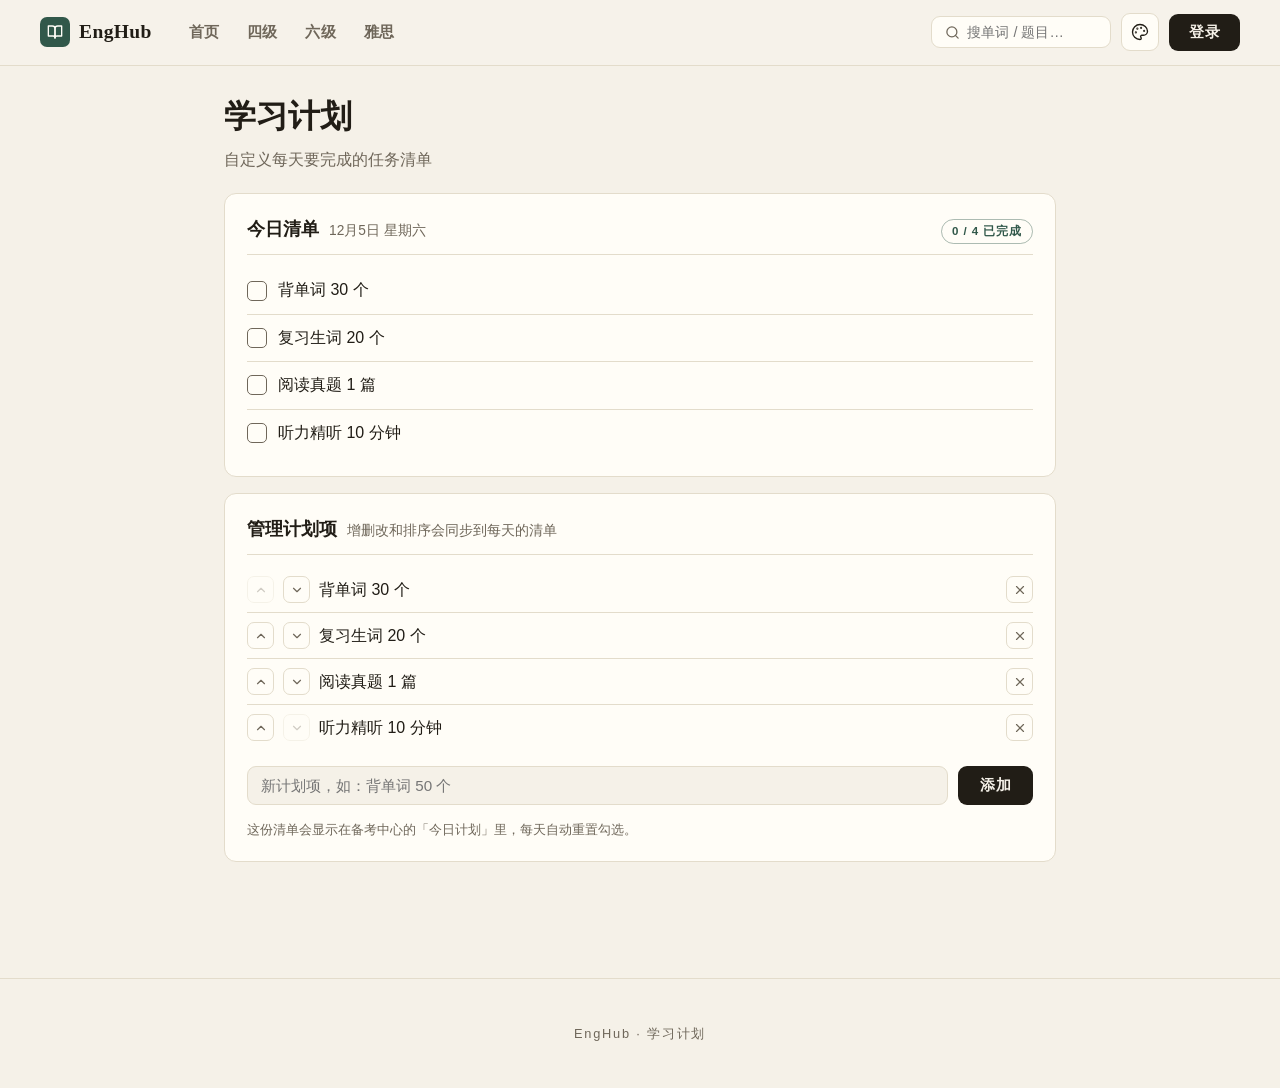
<file: plan.html>
<!DOCTYPE html>
<html lang="zh-CN">
<head>
<meta charset="UTF-8" />
<meta name="viewport" content="width=device-width, initial-scale=1.0, viewport-fit=cover" />
<meta name="theme-color" content="#f5f1e8" />
<title>学习计划 · EngHub</title>
<script>try{var t=localStorage.getItem('engapp-theme');if(t)document.documentElement.setAttribute('data-theme',t);}catch(e){}</script>
<link rel="stylesheet" href="assets/style.css" />
<style>
  .pl-wrap{max-width:880px;margin:0 auto;padding:24px clamp(16px,4vw,24px) 60px}
  .pl-head{margin-bottom:20px}
  .pl-head h1{font-family:var(--serif);font-size:clamp(1.4rem,3.4vw,2rem);font-weight:700}
  .pl-head .sub{color:var(--dim);margin-top:4px}
  .pl-card{background:var(--card);border:1px solid var(--line);border-radius:var(--r);padding:20px 22px;margin-bottom:16px}
  .pl-card-h{display:flex;align-items:baseline;gap:10px;flex-wrap:wrap;margin-bottom:12px;padding-bottom:10px;border-bottom:1px solid var(--line)}
  .pl-card-h h2{font-family:var(--serif);font-size:1.15rem;font-weight:700}
  .pl-card-h .date{color:var(--dim);font-size:.86rem}
  .pl-card-h .badge{margin-left:auto;font-variant-numeric:tabular-nums}
  /* 今日清单 */
  .pl-todo{list-style:none}
  .pl-todo li{display:flex;align-items:center;gap:11px;padding:10px 0;cursor:pointer;border-bottom:1px solid var(--line)}
  .pl-todo li:last-child{border-bottom:0}
  .pl-todo .b{width:20px;height:20px;border:1.5px solid var(--dim);border-radius:5px;display:grid;place-items:center;color:transparent;flex:none;transition:background .16s,border-color .16s,color .16s}
  .pl-todo li:hover .b{border-color:var(--brand)}
  .pl-todo li.done .b{background:var(--brand);border-color:var(--brand);color:var(--on-brand)}
  .pl-todo li.done .x{text-decoration:line-through;color:var(--dim)}
  .pl-congrats{display:flex;align-items:center;gap:9px;margin-top:14px;padding:11px 14px;border-radius:10px;color:var(--good);font-weight:700;font-size:.92rem;background:color-mix(in srgb,var(--good) 8%,var(--card));border:1px solid color-mix(in srgb,var(--good) 26%,transparent)}
  /* 管理计划项 */
  .pl-manage{list-style:none}
  .pl-manage li{display:flex;align-items:center;gap:9px;padding:9px 0;border-bottom:1px solid var(--line)}
  .pl-manage li:last-child{border-bottom:0}
  .pl-manage .x{flex:1;min-width:0;overflow-wrap:anywhere}
  .pl-ib{width:27px;height:27px;flex:none;display:grid;place-items:center;border:1px solid var(--line);border-radius:7px;background:none;color:var(--dim);cursor:pointer;transition:color .16s,border-color .16s}
  .pl-ib:hover{color:var(--ink);border-color:var(--ink)}
  .pl-ib:disabled{opacity:.32;cursor:default}
  .pl-ib:disabled:hover{color:var(--dim);border-color:var(--line)}
  .pl-ib.del:hover{color:var(--bad);border-color:var(--bad)}
  .pl-addrow{display:flex;gap:10px;margin-top:16px}
  .pl-addrow input{flex:1;min-width:0;padding:10px 13px;border:1px solid var(--line);border-radius:9px;background:var(--bg);color:var(--ink);font-size:.95rem;outline:none;transition:border-color .16s}
  .pl-addrow input:focus{border-color:var(--brand)}
  .pl-addrow button{border:0;cursor:pointer;padding:10px 22px;border-radius:9px;background:var(--ink);color:var(--bg);font-weight:700;font-size:.92rem;letter-spacing:.02em;transition:opacity .16s}
  .pl-addrow button:hover{opacity:.85}
  .pl-empty{color:var(--dim);text-align:center;padding:22px 12px;border:1px dashed var(--line);border-radius:10px}
  .pl-hint{color:var(--dim);font-size:.82rem;margin-top:14px}
  @media(max-width:520px){.pl-card{padding:16px}.pl-card-h .badge{margin-left:0}}
</style>
</head>
<body>
<header class="nav">
  <a class="brand" href="index.html"><span class="m"><svg width="16" height="16" viewBox="0 0 24 24" fill="none" stroke="currentColor" stroke-width="2" stroke-linecap="round" stroke-linejoin="round"><path d="M2 3h6a4 4 0 0 1 4 4v14a3 3 0 0 0-3-3H2z"/><path d="M22 3h-6a4 4 0 0 0-4 4v14a3 3 0 0 1 3-3h7z"/></svg></span> EngHub</a>
  <nav class="nav-links" id="navLinks">
    <a href="index.html">首页</a>
    <a href="dashboard.html?exam=cet4" data-exam="cet4">四级</a>
    <a href="dashboard.html?exam=cet6" data-exam="cet6">六级</a>
    <a href="dashboard.html?exam=ielts" data-exam="ielts">雅思</a>
  </nav>
  <div class="nav-right">
    <div class="nav-search"><svg width="15" height="15" viewBox="0 0 24 24" fill="none" stroke="currentColor" stroke-width="2" stroke-linecap="round" stroke-linejoin="round"><circle cx="11" cy="11" r="8"/><line x1="21" y1="21" x2="16.65" y2="16.65"/></svg> <input placeholder="搜单词 / 题目…" /></div>
    <button class="btn-login">登录</button>
  </div>
  <button class="nav-toggle" id="navToggle">☰</button>
</header>

<div class="pl-wrap">
  <div class="pl-head">
    <h1>学习计划</h1>
    <p class="sub">自定义每天要完成的任务清单</p>
  </div>

  <div class="pl-card">
    <div class="pl-card-h">
      <h2>今日清单</h2>
      <span class="date" id="todayDate"></span>
      <span class="badge" id="doneBadge"></span>
    </div>
    <ul class="pl-todo" id="todoList"></ul>
    <div id="congrats" style="display:none" class="pl-congrats"><svg width="17" height="17" viewBox="0 0 24 24" fill="none" stroke="currentColor" stroke-width="2" stroke-linecap="round" stroke-linejoin="round"><path d="M22 11.08V12a10 10 0 1 1-5.93-9.14"/><polyline points="22 4 12 14.01 9 11.27"/></svg> 今日计划全部完成，今天辛苦了</div>
  </div>

  <div class="pl-card">
    <div class="pl-card-h">
      <h2>管理计划项</h2>
      <span class="date">增删改和排序会同步到每天的清单</span>
    </div>
    <ul class="pl-manage" id="manageList"></ul>
    <div class="pl-addrow">
      <input id="addInput" placeholder="新计划项，如：背单词 50 个" maxlength="60" />
      <button id="addBtn">添加</button>
    </div>
    <p class="pl-hint">这份清单会显示在备考中心的「今日计划」里，每天自动重置勾选。</p>
  </div>
</div>

<footer class="foot">EngHub · 学习计划</footer>
<script src="assets/app.js"></script>
<script src="assets/cloud-auth.js"></script>
<script>
(function(){
  var ITEMS_KEY="engapp-plan-items", PLAN_KEY="engapp-plan";
  function pad(n){ return String(n).padStart(2,"0"); }
  var now=new Date();
  var today=now.getFullYear()+"-"+pad(now.getMonth()+1)+"-"+pad(now.getDate());
  function sync(){ if(window.CloudAuth&&CloudAuth.isLoggedIn())CloudAuth.syncUp(); }
  function getItems(){ try{ var a=JSON.parse(localStorage.getItem(ITEMS_KEY)||"[]"); return Array.isArray(a)?a:[]; }catch(e){ return []; } }
  function setItems(a){ localStorage.setItem(ITEMS_KEY,JSON.stringify(a)); sync(); }
  function getPlan(){ try{ var o=JSON.parse(localStorage.getItem(PLAN_KEY)||"{}"); return (o&&typeof o==="object"&&!Array.isArray(o))?o:{}; }catch(e){ return {}; } }
  function setPlan(o){ localStorage.setItem(PLAN_KEY,JSON.stringify(o)); sync(); }
  function esc(s){ return String(s||"").replace(/&/g,"&amp;").replace(/</g,"&lt;").replace(/"/g,"&quot;"); }

  // 首次访问播种默认计划项（固定 id p1-p4，便于多端一致）
  if(localStorage.getItem(ITEMS_KEY)===null){
    setItems([
      {id:"p1",text:"背单词 30 个"},
      {id:"p2",text:"复习生词 20 个"},
      {id:"p3",text:"阅读真题 1 篇"},
      {id:"p4",text:"听力精听 10 分钟"}
    ]);
  }

  var SVG_CHECK='<svg width="12" height="12" viewBox="0 0 24 24" fill="none" stroke="currentColor" stroke-width="3" stroke-linecap="round" stroke-linejoin="round"><polyline points="20 6 9 17 4 12"/></svg>';
  var SVG_UP='<svg width="14" height="14" viewBox="0 0 24 24" fill="none" stroke="currentColor" stroke-width="2" stroke-linecap="round" stroke-linejoin="round"><polyline points="18 15 12 9 6 15"/></svg>';
  var SVG_DOWN='<svg width="14" height="14" viewBox="0 0 24 24" fill="none" stroke="currentColor" stroke-width="2" stroke-linecap="round" stroke-linejoin="round"><polyline points="6 9 12 15 18 9"/></svg>';
  var SVG_X='<svg width="14" height="14" viewBox="0 0 24 24" fill="none" stroke="currentColor" stroke-width="2" stroke-linecap="round" stroke-linejoin="round"><line x1="18" y1="6" x2="6" y2="18"/><line x1="6" y1="6" x2="18" y2="18"/></svg>';

  var todoEl=document.getElementById("todoList"),
      manageEl=document.getElementById("manageList"),
      badgeEl=document.getElementById("doneBadge"),
      congratsEl=document.getElementById("congrats"),
      inputEl=document.getElementById("addInput");

  document.getElementById("todayDate").textContent=
    (now.getMonth()+1)+"月"+now.getDate()+"日 星期"+["日","一","二","三","四","五","六"][now.getDay()];

  function render(){
    var items=getItems();
    var done=(getPlan()[today]||[]).map(String);
    var doneCount=items.filter(function(it){ return done.indexOf(String(it.id))>=0; }).length;

    // 今日清单
    if(!items.length){
      todoEl.innerHTML='<li style="cursor:default;border:0"><div class="pl-empty" style="flex:1">还没有计划项，先在下方「管理计划项」里添加</div></li>';
    }else{
      todoEl.innerHTML=items.map(function(it){
        var d=done.indexOf(String(it.id))>=0;
        return '<li data-id="'+esc(it.id)+'"'+(d?' class="done"':'')+'><span class="b">'+SVG_CHECK+'</span><span class="x">'+esc(it.text)+'</span></li>';
      }).join("");
    }
    badgeEl.textContent=items.length?(doneCount+" / "+items.length+" 已完成"):"暂无计划";
    congratsEl.style.display=(items.length&&doneCount===items.length)?"flex":"none";

    // 管理计划项
    if(!items.length){
      manageEl.innerHTML='<li style="border:0"><div class="pl-empty" style="flex:1">清单是空的，添加第一条计划吧</div></li>';
    }else{
      manageEl.innerHTML=items.map(function(it,i){
        return '<li data-id="'+esc(it.id)+'">'+
          '<button class="pl-ib" data-act="up" data-i="'+i+'" title="上移"'+(i===0?' disabled':'')+'>'+SVG_UP+'</button>'+
          '<button class="pl-ib" data-act="down" data-i="'+i+'" title="下移"'+(i===items.length-1?' disabled':'')+'>'+SVG_DOWN+'</button>'+
          '<span class="x">'+esc(it.text)+'</span>'+
          '<button class="pl-ib del" data-act="del" data-i="'+i+'" title="删除">'+SVG_X+'</button>'+
        '</li>';
      }).join("");
    }
  }

  // 勾选：写入 engapp-plan[今天] = 完成的 id 数组（顺带清掉已不存在的 id）
  todoEl.addEventListener("click",function(e){
    var li=e.target.closest("li[data-id]"); if(!li)return;
    var id=li.dataset.id, items=getItems();
    var ids=items.map(function(it){ return String(it.id); });
    var plan=getPlan();
    var arr=(plan[today]||[]).map(String).filter(function(x){ return ids.indexOf(x)>=0; });
    var k=arr.indexOf(id);
    if(k>=0)arr.splice(k,1); else arr.push(id);
    plan[today]=arr; setPlan(plan); render();
  });

  // 管理：上移 / 下移 / 删除
  manageEl.addEventListener("click",function(e){
    var b=e.target.closest("button[data-act]"); if(!b||b.disabled)return;
    var items=getItems(), i=parseInt(b.dataset.i,10);
    if(isNaN(i)||i<0||i>=items.length)return;
    if(b.dataset.act==="up"&&i>0){ var t=items[i-1]; items[i-1]=items[i]; items[i]=t; }
    else if(b.dataset.act==="down"&&i<items.length-1){ var t2=items[i+1]; items[i+1]=items[i]; items[i]=t2; }
    else if(b.dataset.act==="del"){
      var rid=String(items[i].id); items.splice(i,1);
      var plan=getPlan();
      if(plan[today]){ plan[today]=plan[today].map(String).filter(function(x){ return x!==rid; }); setPlan(plan); }
    }
    setItems(items); render();
  });

  // 添加（按钮 + 回车），空输入不添加
  function add(){
    var text=inputEl.value.trim(); if(!text)return;
    var items=getItems();
    items.push({id:"p"+Date.now(),text:text});
    setItems(items); inputEl.value=""; inputEl.focus(); render();
  }
  document.getElementById("addBtn").addEventListener("click",add);
  inputEl.addEventListener("keydown",function(e){ if(e.key==="Enter")add(); });

  // 登录拉取云端数据后重渲染（覆盖 app.js 里备考中心的 onLogin）
  if(window.CloudAuth)CloudAuth.onLogin=function(){ render(); };
  render(); setTimeout(render,1200);
})();
</script>
</body>
</html>
</file>
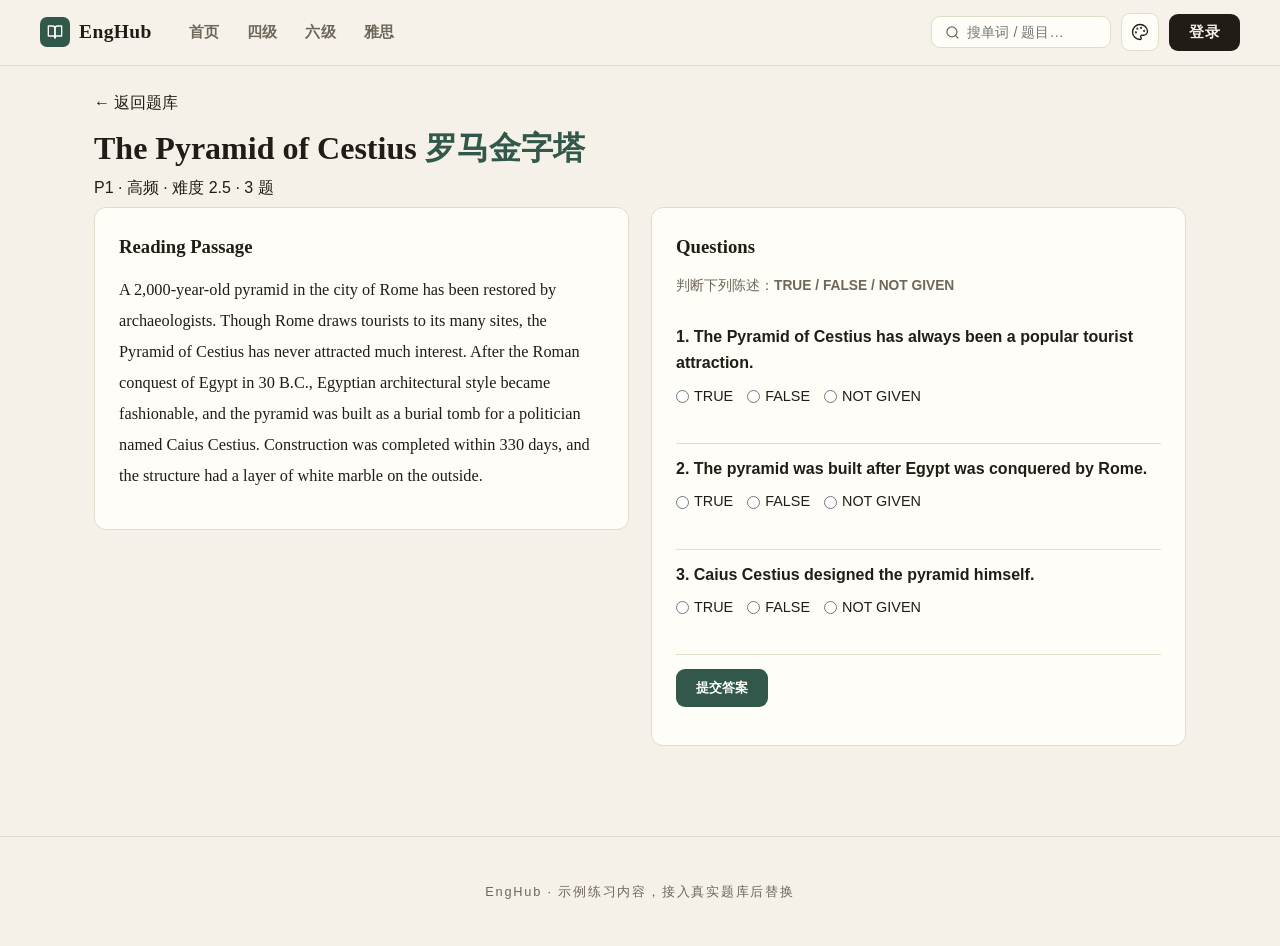
<file: practice.html>
<!DOCTYPE html>
<html lang="zh-CN">
<head>
<meta charset="UTF-8" />
<meta name="viewport" content="width=device-width, initial-scale=1.0, viewport-fit=cover" />
<meta name="theme-color" content="#f5f1e8" />
<title>练习 · EngHub</title>
<script>try{var t=localStorage.getItem('engapp-theme');if(t)document.documentElement.setAttribute('data-theme',t);}catch(e){}</script>
<link rel="stylesheet" href="assets/style.css" />
</head>
<body>
<header class="nav">
  <a class="brand" href="index.html"><span class="m"><svg width="16" height="16" viewBox="0 0 24 24" fill="none" stroke="currentColor" stroke-width="2" stroke-linecap="round" stroke-linejoin="round"><path d="M2 3h6a4 4 0 0 1 4 4v14a3 3 0 0 0-3-3H2z"/><path d="M22 3h-6a4 4 0 0 0-4 4v14a3 3 0 0 1 3-3h7z"/></svg></span> EngHub</a>
  <nav class="nav-links" id="navLinks">
    <a href="index.html">首页</a>
    <a href="dashboard.html?exam=cet4" data-exam="cet4">四级</a>
    <a href="dashboard.html?exam=cet6" data-exam="cet6">六级</a>
    <a href="dashboard.html?exam=ielts" data-exam="ielts">雅思</a>
  </nav>
  <div class="nav-right">
    <div class="nav-search"><svg width="15" height="15" viewBox="0 0 24 24" fill="none" stroke="currentColor" stroke-width="2" stroke-linecap="round" stroke-linejoin="round"><circle cx="11" cy="11" r="8"/><line x1="21" y1="21" x2="16.65" y2="16.65"/></svg> <input placeholder="搜单词 / 题目…" /></div>
    <button class="btn-login">登录</button>
  </div>
  <button class="nav-toggle" id="navToggle">☰</button>
</header>

<div class="wrap">
  <div class="pr-head">
    <a class="more" id="back">← 返回题库</a>
    <h1 id="prTitle">练习</h1>
    <p class="sub" id="prMeta"></p>
  </div>
  <div id="prBody"></div>
</div>

<footer class="foot">EngHub · 示例练习内容，接入真实题库后替换</footer>
<script src="assets/app.js"></script>
<script src="assets/cloud-auth.js"></script>
<script src="data/practice.js"></script>
<script>
(function(){
  var qp=new URLSearchParams(location.search);
  var type=qp.get("type")||"reading", id=qp.get("id"), exam=qp.get("exam")||"cet4";
  document.getElementById("back").href="tests.html?type="+type+"&exam="+exam;
  var list=(window.PRACTICE&&window.PRACTICE[type])||[];
  var it=list.filter(function(x){return x.id===id;})[0]||list[0];
  var body=document.getElementById("prBody");
  if(!it){ document.getElementById("prTitle").textContent="内容准备中"; body.innerHTML='<div class="pp-empty">该练习内容尚未上线</div>'; return; }
  document.getElementById("prTitle").innerHTML=it.en+' <b style="color:var(--brand)">'+it.zh+'</b>';
  document.getElementById("prMeta").textContent=[it.part,it.freq,"难度 "+it.level,(it.count?it.count+" 题":"")].filter(Boolean).join(" · ");
  var esc=function(s){return (s||"").replace(/&/g,"&amp;").replace(/</g,"&lt;");};

  if(type==="reading"){
    var qs=it.qs||[];
    body.innerHTML=
      '<div class="pr-cols">'+
        '<article class="pr-passage"><h3>Reading Passage</h3>'+
          (it.passage||"").split("\n").map(function(p){return "<p>"+esc(p)+"</p>";}).join("")+'</article>'+
        '<div class="pr-qs"><h3>Questions</h3><p class="pr-tip">判断下列陈述：<b>TRUE / FALSE / NOT GIVEN</b></p>'+
          qs.map(function(q,i){
            return '<div class="pr-q" data-i="'+i+'"><p>'+(i+1)+". "+esc(q.q)+'</p>'+
              ["TRUE","FALSE","NOT GIVEN"].map(function(o){return '<label class="pr-opt"><input type="radio" name="q'+i+'" value="'+o+'"> '+o+'</label>';}).join("")+
              '<div class="pr-fb"></div></div>';
          }).join("")+
          '<button class="pp-go" id="submit" style="margin-top:14px">提交答案</button>'+
          '<div class="pr-score" id="score"></div></div>'+
      '</div>';
    document.getElementById("submit").onclick=function(){
      var right=0, wrong=[];
      qs.forEach(function(q,i){
        var sel=document.querySelector('input[name="q'+i+'"]:checked');
        var fb=document.querySelectorAll('.pr-q')[i].querySelector('.pr-fb');
        if(!sel){ fb.textContent="（未作答）正确答案："+q.a; fb.className="pr-fb miss"; wrong.push({i:i,q:q.q,a:q.a,your:""}); return; }
        if(sel.value===q.a){ right++; fb.textContent="✓ 正确"; fb.className="pr-fb ok"; }
        else { fb.textContent="✗ 你选 "+sel.value+"，正确答案："+q.a; fb.className="pr-fb no"; wrong.push({i:i,q:q.q,a:q.a,your:sel.value}); }
      });
      document.getElementById("score").textContent="得分："+right+" / "+qs.length;
      // 记录做题成绩 + 错题入库
      try{
        var quiz=JSON.parse(localStorage.getItem("engapp-quiz")||"{}");
        quiz[it.id]={title:it.zh||it.en,score:right,total:qs.length,ts:Date.now()};
        localStorage.setItem("engapp-quiz",JSON.stringify(quiz));
        if(wrong.length){
          var mk=JSON.parse(localStorage.getItem("engapp-mistakes")||"[]");
          wrong.forEach(function(w){ mk.unshift({id:it.id+"-"+w.i+"-"+Date.now(), title:(it.zh||it.en), type:"阅读", q:w.q, correct:w.a, your:w.your, ts:Date.now()}); });
          localStorage.setItem("engapp-mistakes",JSON.stringify(mk));
        }
        if(window.CloudAuth&&CloudAuth.isLoggedIn()) CloudAuth.syncUp();
      }catch(e){}
    };
  }
  else if(type==="listening"){
    body.innerHTML=
      '<div class="pr-audio"><b>音频示例</b>　<button class="pp-go" onclick="alert(\'接入真实音频后可播放\')">播放</button>'+
      (it.transcript? '　<button class="btn-ghost2" id="tgT">显示/隐藏原文</button>':'')+'</div>'+
      (it.transcript? '<pre class="pr-transcript" id="tr" style="display:none">'+esc(it.transcript)+'</pre>':'')+
      (it.qs&&it.qs.length?
        '<div class="pr-qs"><h3>Questions（填空）</h3>'+it.qs.map(function(q,i){
          return '<div class="pr-q" data-i="'+i+'"><p>'+(i+1)+". "+esc(q.q)+'</p><input class="pr-fill" type="text" placeholder="填写答案"><div class="pr-fb"></div></div>';
        }).join("")+'<button class="pp-go" id="submitL" style="margin-top:14px">提交答案</button><div class="pr-score" id="scoreL"></div></div>'
        : '<div class="pp-empty">本节练习内容准备中</div>');
    var tg=document.getElementById("tgT"); if(tg) tg.onclick=function(){var tr=document.getElementById("tr"); tr.style.display=tr.style.display==="none"?"block":"none";};
    var sl=document.getElementById("submitL");
    if(sl) sl.onclick=function(){
      var right=0,qs=it.qs;
      qs.forEach(function(q,i){
        var inp=document.querySelectorAll(".pr-fill")[i], fb=document.querySelectorAll(".pr-q")[i].querySelector(".pr-fb");
        var v=(inp.value||"").trim().toLowerCase();
        if(v===String(q.a).toLowerCase()){ right++; fb.textContent="✓ 正确"; fb.className="pr-fb ok"; }
        else { fb.textContent="✗ 正确答案："+q.a; fb.className="pr-fb no"; }
      });
      document.getElementById("scoreL").textContent="得分："+right+" / "+qs.length;
    };
  }
  else if(type==="writing"){
    body.innerHTML=
      '<div class="pr-prompt"><h3>题目</h3><p>'+esc(it.prompt)+'</p></div>'+
      '<textarea class="pr-write" id="essay" placeholder="在这里写你的作文…"></textarea>'+
      '<div class="pr-wrow"><span class="pr-wc" id="wc">0 词</span>'+
      (it.model? '<button class="btn-ghost2" id="tgM">查看参考范文</button>':'')+'</div>'+
      (it.model? '<div class="pr-model" id="model" style="display:none"><h3>参考范文（节选）</h3><p>'+esc(it.model)+'</p></div>':'');
    var ess=document.getElementById("essay");
    ess.addEventListener("input",function(){ var n=(ess.value.trim().match(/[A-Za-z]+(?:'[A-Za-z]+)?/g)||[]).length; document.getElementById("wc").textContent=n+" 词"; });
    var tm=document.getElementById("tgM"); if(tm) tm.onclick=function(){var m=document.getElementById("model"); m.style.display=m.style.display==="none"?"block":"none";};
  }
  else if(type==="translation"){
    body.innerHTML=
      '<div class="pr-prompt"><h3>原文（汉译英）</h3><p>'+esc(it.src)+'</p></div>'+
      '<textarea class="pr-write" id="trans" placeholder="在这里写你的英文译文…"></textarea>'+
      '<div class="pr-wrow"><span class="pr-wc" id="wc">0 词</span>'+
      (it.ref? '<button class="btn-ghost2" id="tgR">查看参考译文</button>':'')+'</div>'+
      (it.ref? '<div class="pr-model" id="ref" style="display:none"><h3>参考译文</h3><p>'+esc(it.ref)+'</p></div>':'');
    var tr2=document.getElementById("trans");
    tr2.addEventListener("input",function(){ var n=(tr2.value.trim().match(/[A-Za-z]+(?:'[A-Za-z]+)?/g)||[]).length; document.getElementById("wc").textContent=n+" 词"; });
    var trb=document.getElementById("tgR"); if(trb) trb.onclick=function(){var r=document.getElementById("ref"); r.style.display=r.style.display==="none"?"block":"none";};
  }
  else { // real / mock 整套
    body.innerHTML='<div class="pr-prompt"><h3>整套试卷</h3><p>按顺序完成下列部分，模拟真实考试。</p></div>'+
      '<div class="qgrid">'+(it.sections||["听力","阅读","写作","翻译"]).map(function(s){
        var map={"听力":"listening","阅读":"reading","写作":"writing","翻译":"translation"};
        return '<a class="qcard" href="tests.html?type='+(map[s]||"reading")+'&exam='+exam+'"><h4>'+s+'</h4><div class="qc-meta">进入该部分练习</div><span class="qc-go">开始 →</span></a>';
      }).join("")+'</div>';
  }
})();
</script>
</body>
</html>
</file>
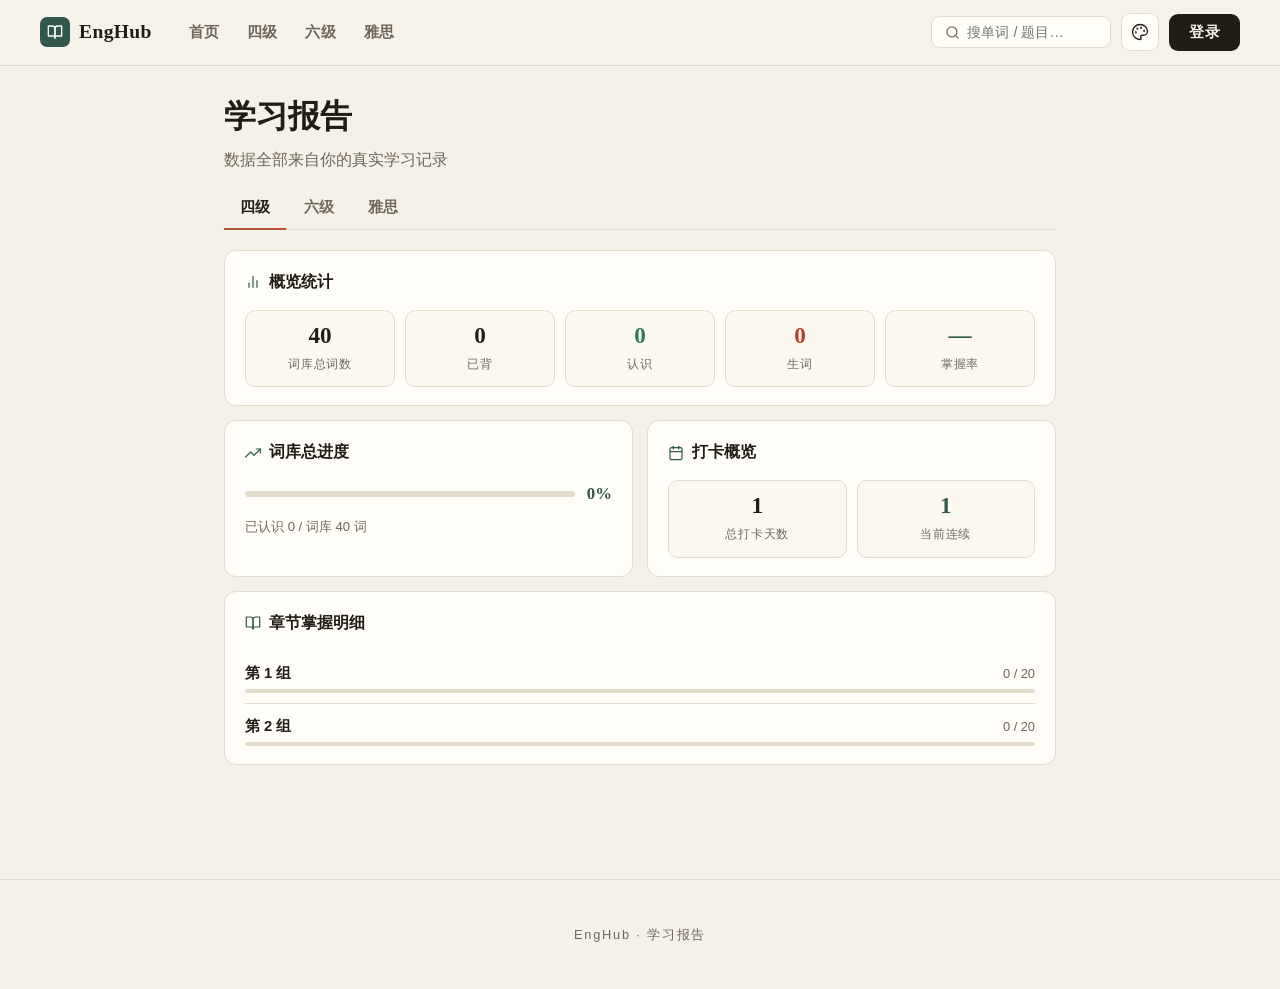
<file: report.html>
<!DOCTYPE html>
<html lang="zh-CN">
<head>
<meta charset="UTF-8" />
<meta name="viewport" content="width=device-width, initial-scale=1.0, viewport-fit=cover" />
<meta name="theme-color" content="#f5f1e8" />
<title>学习报告 · EngHub</title>
<script>try{var t=localStorage.getItem('engapp-theme');if(t)document.documentElement.setAttribute('data-theme',t);}catch(e){}</script>
<link rel="stylesheet" href="assets/style.css" />
<style>
  .rp-wrap{max-width:880px;margin:0 auto;padding:24px clamp(16px,4vw,24px) 60px}
  .rp-head h1{font-family:var(--serif);font-size:clamp(1.4rem,3.4vw,2rem);font-weight:700}
  .rp-head .sub{color:var(--dim);margin-top:4px}
  .rp-card{background:var(--card);border:1px solid var(--line);border-radius:var(--r);padding:18px 20px;margin-bottom:14px}
  .rp-card h3{display:flex;align-items:center;gap:8px;font-family:var(--serif);font-size:1.02rem;font-weight:700;margin-bottom:14px}
  .rp-card h3 svg{color:var(--brand);flex:none}
  .rp-stats{display:grid;grid-template-columns:repeat(5,1fr);gap:10px}
  .rp-stat{text-align:center;padding:10px 6px;border:1px solid var(--line);border-radius:10px;background:color-mix(in srgb,var(--card) 55%,var(--bg))}
  .rp-stat b{display:block;font-family:var(--serif);font-size:1.45rem;font-weight:700;font-variant-numeric:tabular-nums;line-height:1.25}
  .rp-stat span{font-size:.74rem;color:var(--dim);letter-spacing:.06em}
  .rp-stat.good b{color:var(--good)}.rp-stat.bad b{color:var(--bad)}.rp-stat.rate b{color:var(--brand)}
  .rp-grid2{display:grid;grid-template-columns:1fr 1fr;gap:14px}
  .rp-grid2 .rp-card{margin-bottom:0}
  .rp-grid2{margin-bottom:14px}
  .rp-bar{height:6px;border-radius:999px;background:var(--line);overflow:hidden}
  .rp-bar span{display:block;height:100%;width:0;background:var(--brand);border-radius:999px;transition:width .4s}
  .rp-prog-row{display:flex;align-items:center;gap:12px}
  .rp-prog-row .rp-bar{flex:1}
  .rp-prog-row .pct{font-family:var(--serif);font-weight:700;font-size:1.05rem;color:var(--brand);font-variant-numeric:tabular-nums;white-space:nowrap}
  .rp-prog-note{color:var(--dim);font-size:.82rem;margin-top:8px;font-variant-numeric:tabular-nums}
  .rp-ck{display:flex;gap:10px}
  .rp-ck .rp-stat{flex:1}
  .rp-chap-row{display:grid;grid-template-columns:1fr auto;gap:4px 14px;align-items:baseline;padding:10px 0;border-bottom:1px solid var(--line)}
  .rp-chap-row:last-child{border-bottom:0;padding-bottom:0}
  .rp-chap-row .nm{font-weight:600;font-size:.92rem}
  .rp-chap-row .ct{color:var(--dim);font-size:.8rem;font-variant-numeric:tabular-nums;white-space:nowrap}
  .rp-chap-row .rp-bar{grid-column:1 / -1;height:4px}
  .rp-empty-hint{color:var(--dim);font-size:.85rem;background:color-mix(in srgb,var(--card) 55%,var(--bg));border:1px dashed var(--line);border-radius:10px;padding:12px 14px;margin-top:6px}
  @media(max-width:640px){.rp-stats{grid-template-columns:repeat(2,1fr)}.rp-stat:last-child{grid-column:span 2}}
  @media(max-width:520px){.rp-grid2{grid-template-columns:1fr}}
</style>
</head>
<body>
<header class="nav">
  <a class="brand" href="index.html"><span class="m"><svg width="16" height="16" viewBox="0 0 24 24" fill="none" stroke="currentColor" stroke-width="2" stroke-linecap="round" stroke-linejoin="round"><path d="M2 3h6a4 4 0 0 1 4 4v14a3 3 0 0 0-3-3H2z"/><path d="M22 3h-6a4 4 0 0 0-4 4v14a3 3 0 0 1 3-3h7z"/></svg></span> EngHub</a>
  <nav class="nav-links" id="navLinks">
    <a href="index.html">首页</a>
    <a href="dashboard.html?exam=cet4" data-exam="cet4">四级</a>
    <a href="dashboard.html?exam=cet6" data-exam="cet6">六级</a>
    <a href="dashboard.html?exam=ielts" data-exam="ielts">雅思</a>
  </nav>
  <div class="nav-right">
    <div class="nav-search"><svg width="15" height="15" viewBox="0 0 24 24" fill="none" stroke="currentColor" stroke-width="2" stroke-linecap="round" stroke-linejoin="round"><circle cx="11" cy="11" r="8"/><line x1="21" y1="21" x2="16.65" y2="16.65"/></svg> <input placeholder="搜单词 / 题目…" /></div>
    <button class="btn-login">登录</button>
  </div>
  <button class="nav-toggle" id="navToggle">☰</button>
</header>

<div class="rp-wrap">
  <div class="rp-head">
    <h1>学习报告</h1>
    <p class="sub">数据全部来自你的真实学习记录</p>
  </div>

  <div class="pp-tabs" id="rpTabs"></div>

  <div class="rp-card">
    <h3><svg width="16" height="16" viewBox="0 0 24 24" fill="none" stroke="currentColor" stroke-width="1.8" stroke-linecap="round" stroke-linejoin="round"><line x1="18" y1="20" x2="18" y2="10"/><line x1="12" y1="20" x2="12" y2="4"/><line x1="6" y1="20" x2="6" y2="14"/></svg>概览统计</h3>
    <div class="rp-stats">
      <div class="rp-stat"><b id="stTotal">—</b><span>词库总词数</span></div>
      <div class="rp-stat"><b id="stMarked">0</b><span>已背</span></div>
      <div class="rp-stat good"><b id="stKnown">0</b><span>认识</span></div>
      <div class="rp-stat bad"><b id="stUnknown">0</b><span>生词</span></div>
      <div class="rp-stat rate"><b id="stRate">—</b><span>掌握率</span></div>
    </div>
  </div>

  <div class="rp-grid2">
    <div class="rp-card">
      <h3><svg width="16" height="16" viewBox="0 0 24 24" fill="none" stroke="currentColor" stroke-width="1.8" stroke-linecap="round" stroke-linejoin="round"><polyline points="23 6 13.5 15.5 8.5 10.5 1 18"/><polyline points="17 6 23 6 23 12"/></svg>词库总进度</h3>
      <div class="rp-prog-row">
        <div class="rp-bar"><span id="pgFill"></span></div>
        <span class="pct" id="pgPct">—</span>
      </div>
      <p class="rp-prog-note" id="pgNote">已认识 — / 词库 —</p>
    </div>
    <div class="rp-card">
      <h3><svg width="16" height="16" viewBox="0 0 24 24" fill="none" stroke="currentColor" stroke-width="1.8" stroke-linecap="round" stroke-linejoin="round"><rect x="3" y="4" width="18" height="18" rx="2" ry="2"/><line x1="16" y1="2" x2="16" y2="6"/><line x1="8" y1="2" x2="8" y2="6"/><line x1="3" y1="10" x2="21" y2="10"/></svg>打卡概览</h3>
      <div class="rp-ck">
        <div class="rp-stat"><b id="ckTotal">0</b><span>总打卡天数</span></div>
        <div class="rp-stat rate"><b id="ckStreak">0</b><span>当前连续</span></div>
      </div>
    </div>
  </div>

  <div class="rp-card" id="rpChap" style="display:none">
    <h3><svg width="16" height="16" viewBox="0 0 24 24" fill="none" stroke="currentColor" stroke-width="1.8" stroke-linecap="round" stroke-linejoin="round"><path d="M2 3h6a4 4 0 0 1 4 4v14a3 3 0 0 0-3-3H2z"/><path d="M22 3h-6a4 4 0 0 0-4 4v14a3 3 0 0 1 3-3h7z"/></svg>章节掌握明细</h3>
    <div id="chapList"></div>
  </div>
</div>

<footer class="foot">EngHub · 学习报告</footer>
<script src="assets/app.js"></script>
<script src="assets/cloud-auth.js"></script>
<script>
(function(){
  var EXAMS=[["cet4","四级"],["cet6","六级"],["ielts","雅思"]];
  var cur="ielts";
  try{ var e=localStorage.getItem("engapp-exam"); if(e==="cet4"||e==="cet6"||e==="ielts") cur=e; }catch(err){}

  // ===== 真实数据读取 =====
  function stats(exam){
    var k=0,u=0;
    try{
      var r=JSON.parse(localStorage.getItem("study-"+exam+"-results")||"{}");
      for(var w in r){ if(r[w]==="known")k++; else if(r[w]==="unknown")u++; }
    }catch(err){}
    return {k:k,u:u};
  }
  function results(exam){
    try{ return JSON.parse(localStorage.getItem("study-"+exam+"-results")||"{}"); }catch(err){ return {}; }
  }
  function checkins(){
    try{
      var a=JSON.parse(localStorage.getItem("engapp-checkin")||"[]");
      if(!Array.isArray(a)) return [];
      return a.filter(function(d,i){ return typeof d==="string" && a.indexOf(d)===i; });
    }catch(err){ return []; }
  }

  // ===== 词库脚本按需注入（切换时移除旧脚本防串数据） =====
  var deckScript=null, loadedDeck=null, loadedExam=null;
  function loadDeck(exam){
    if(deckScript && deckScript.parentNode) deckScript.parentNode.removeChild(deckScript);
    deckScript=null; loadedDeck=null; loadedExam=null;
    try{ window.DECK=undefined; }catch(err){}
    document.getElementById("rpChap").style.display="none";
    var s=document.createElement("script");
    s.src="data/"+exam+".js";
    s.onload=function(){
      if(exam!==cur) return; // 已切走,丢弃
      if(window.DECK && Object.prototype.toString.call(window.DECK)==="[object Array]" && window.DECK.length){
        loadedDeck=window.DECK; loadedExam=exam;
        renderOverview(); renderChapters();
      }
    };
    s.onerror=function(){ /* 加载失败:章节区保持隐藏,概览退回 localStorage 词库数 */ };
    document.body.appendChild(s);
    deckScript=s;
  }

  function deckTotal(exam){
    if(loadedDeck && loadedExam===exam) return loadedDeck.length;
    var n=0;
    try{ n=parseInt(localStorage.getItem("engapp-decksize-"+exam),10)||0; }catch(err){}
    return n;
  }

  // ===== 渲染 =====
  function renderOverview(){
    var st=stats(cur), marked=st.k+st.u, total=deckTotal(cur);
    document.getElementById("stTotal").textContent= total? String(total) : "—";
    document.getElementById("stMarked").textContent=String(marked);
    document.getElementById("stKnown").textContent=String(st.k);
    document.getElementById("stUnknown").textContent=String(st.u);
    document.getElementById("stRate").textContent= marked? Math.round(st.k/marked*100)+"%" : "—";
    var pct= total? Math.min(100,Math.round(st.k/total*100)) : 0;
    document.getElementById("pgFill").style.width=(total?pct:0)+"%";
    document.getElementById("pgPct").textContent= total? pct+"%" : "—";
    document.getElementById("pgNote").textContent= total
      ? ("已认识 "+st.k+" / 词库 "+total+" 词")
      : "词库数据未加载,先去背几个词吧";
  }

  function renderCheckin(){
    var ck=checkins();
    document.getElementById("ckTotal").textContent=String(ck.length);
    var pad=function(n){ return String(n).padStart(2,"0"); };
    var dstr=function(d){ return d.getFullYear()+"-"+pad(d.getMonth()+1)+"-"+pad(d.getDate()); };
    var d=new Date();
    if(ck.indexOf(dstr(d))<0) d.setDate(d.getDate()-1); // 今天还没打卡,从昨天起算
    var s=0;
    while(ck.indexOf(dstr(d))>=0){ s++; d.setDate(d.getDate()-1); }
    document.getElementById("ckStreak").textContent=String(s);
  }

  function esc(s){ return String(s||"").replace(/&/g,"&amp;").replace(/</g,"&lt;"); }
  function renderChapters(){
    var box=document.getElementById("rpChap"), list=document.getElementById("chapList");
    if(!loadedDeck || loadedExam!==cur){ box.style.display="none"; return; }
    var res=results(cur);
    var groups=[], idx={};
    loadedDeck.forEach(function(it){
      var u=(it&&it.u)||"未分组";
      if(!(u in idx)){ idx[u]=groups.length; groups.push({name:u,total:0,known:0}); }
      var g=groups[idx[u]];
      g.total++;
      if(it && res[it.w]==="known") g.known++;
    });
    if(groups.length<2){ box.style.display="none"; return; } // 只有一个分组:优雅降级
    list.innerHTML=groups.map(function(g){
      var p=g.total? Math.round(g.known/g.total*100) : 0;
      return '<div class="rp-chap-row"><span class="nm">'+esc(g.name)+'</span><span class="ct">'+g.known+' / '+g.total+'</span><div class="rp-bar"><span style="width:'+p+'%"></span></div></div>';
    }).join("");
    box.style.display="";
  }

  // ===== 考试切换 tab =====
  var tabs=document.getElementById("rpTabs");
  tabs.innerHTML=EXAMS.map(function(x){
    return '<button class="pp-tab" data-exam="'+x[0]+'">'+x[1]+'</button>';
  }).join("");
  function markTabs(){
    tabs.querySelectorAll(".pp-tab").forEach(function(b){ b.classList.toggle("on", b.dataset.exam===cur); });
  }
  tabs.addEventListener("click",function(e){
    var b=e.target.closest(".pp-tab");
    if(!b || b.dataset.exam===cur) return;
    cur=b.dataset.exam;
    markTabs();
    renderOverview();
    loadDeck(cur);
  });

  function renderAll(){ renderOverview(); renderCheckin(); renderChapters(); }

  // 登录拉取云端数据后重渲染（本页非备考中心,直接覆盖 onLogin）
  if(window.CloudAuth) CloudAuth.onLogin=function(){ renderAll(); };

  markTabs();
  renderAll();
  loadDeck(cur);
  setTimeout(renderAll,1200); // 等云端 syncDown 合并后再刷新一次
})();
</script>
</body>
</html>
</file>
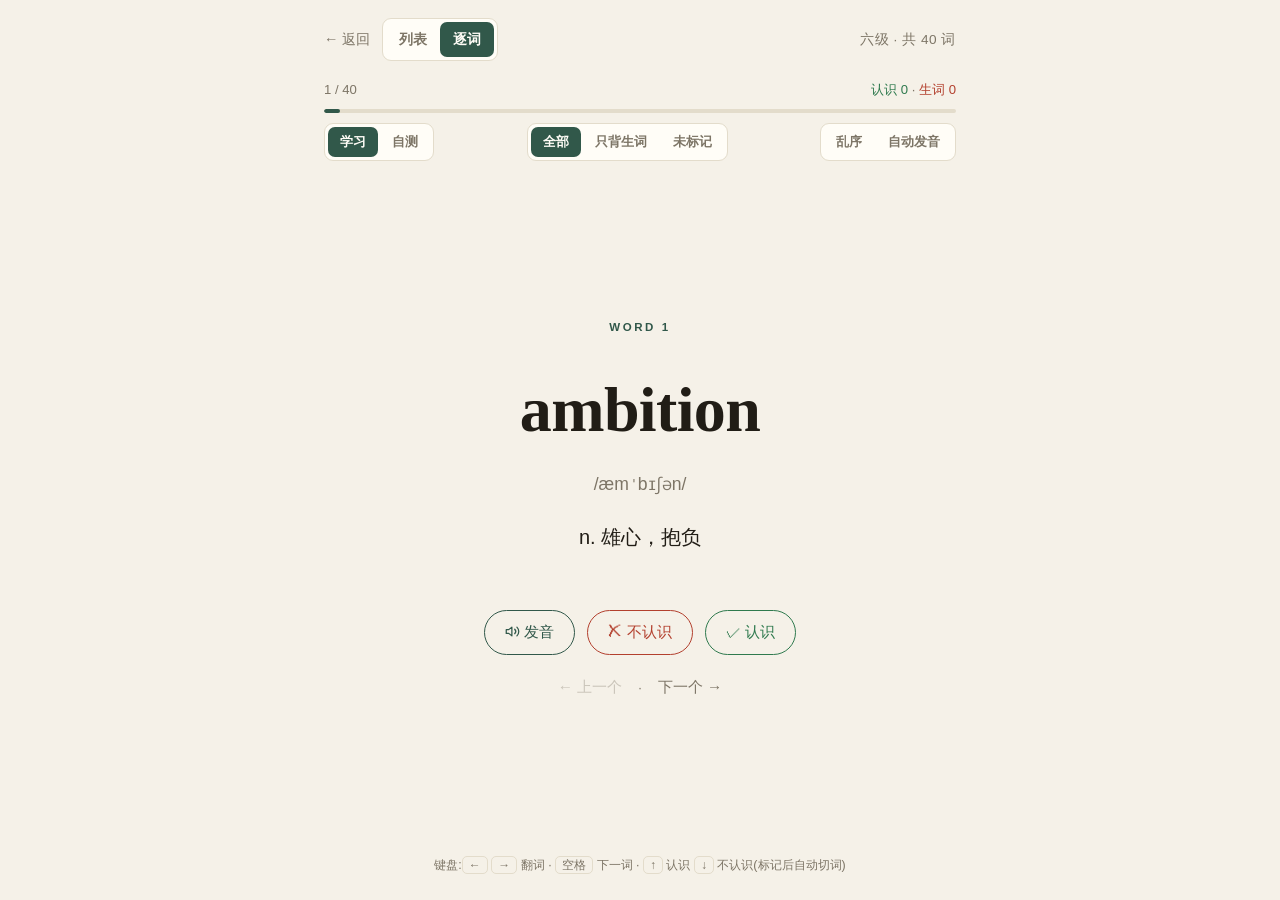
<file: study.html>
<!DOCTYPE html>
<html lang="zh-CN">
<head>
<meta charset="UTF-8" />
<meta name="viewport" content="width=device-width, initial-scale=1.0, viewport-fit=cover" />
<meta name="theme-color" content="#f5f1e8" />
<title>背单词 · EngHub</title>
<style>
:root{--bg:#f5f1e8;--ink:#211d16;--dim:#7d7566;--line:#e3dccb;--accent:#31584a;--ok:#2f7a4e;--no:#b3402e}
*{box-sizing:border-box;margin:0;padding:0}
body{font-family:-apple-system,"Segoe UI","Microsoft YaHei",Roboto,sans-serif;background:var(--bg);color:var(--ink);min-height:100vh;line-height:1.7;-webkit-font-smoothing:antialiased;display:flex;flex-direction:column}
a{text-decoration:none;color:inherit}
.bar{display:flex;align-items:center;gap:12px;padding:18px 24px;max-width:680px;margin:0 auto;width:100%}
.bar .back{color:var(--dim);font-size:.9rem}
.bar .back:hover{color:var(--ink)}
.bar .where{margin-left:auto;color:var(--dim);font-size:.85rem;letter-spacing:.04em}
.mode-toggle{display:flex;background:#fffdf7;border:1px solid var(--line);border-radius:9px;padding:3px}
.mode-toggle a{padding:6px 13px;border-radius:7px;font-weight:700;font-size:.85rem;color:var(--dim);text-decoration:none}
.mode-toggle a.active{background:var(--accent);color:#fffdf7}
.prog{max-width:680px;margin:0 auto;width:100%;padding:0 24px}
.prog .nums{display:flex;justify-content:space-between;color:var(--dim);font-size:.82rem;margin-bottom:8px}
.pbar{height:4px;background:var(--line);border-radius:2px;overflow:hidden}
.pbar span{display:block;height:100%;background:var(--accent);border-radius:2px;transition:width .25s}
.opts{max-width:680px;margin:10px auto 0;width:100%;padding:0 24px;display:none;gap:8px;flex-wrap:wrap;justify-content:space-between}
.opts.show{display:flex}
.og{display:flex;background:#fffdf7;border:1px solid var(--line);border-radius:9px;padding:3px;gap:2px}
.ob{border:0;background:none;border-radius:7px;padding:6px 12px;font-size:.82rem;font-weight:600;color:var(--dim);cursor:pointer;transition:color .15s,background .15s}
.ob:hover{color:var(--ink)}
.ob.on{background:var(--accent);color:#fffdf7}
.stage{flex:1;display:flex;flex-direction:column;align-items:center;justify-content:center;text-align:center;padding:24px 24px 10px}
.tag{letter-spacing:.22em;font-size:.72rem;color:var(--accent);font-weight:700;text-transform:uppercase}
.word{font-family:Georgia,"Times New Roman","Noto Serif SC",serif;font-size:clamp(2.6rem,10vw,4rem);font-weight:600;margin-top:18px;letter-spacing:-.01em;word-break:break-word}
.ph{color:var(--dim);margin-top:6px;font-size:1.1rem}
.mn{margin-top:20px;font-size:1.25rem;max-width:26ch;cursor:pointer;filter:blur(8px);user-select:none}
.mn.show{filter:none;cursor:default}
.mn .hint{font-size:.85rem;color:var(--dim)}
.ex{margin-top:16px;max-width:48ch;font-size:.98rem;line-height:1.7;display:none;text-align:center}
.ex.show{display:block}
.ex .en{color:var(--ink);font-family:Georgia,"Times New Roman",serif}
.ex .en b{color:var(--accent);font-weight:700}
.ex .zh{color:var(--dim);font-size:.86rem;margin-top:4px}
.ex-sp{border:0;background:none;color:var(--accent);cursor:pointer;padding:0 2px;margin-left:4px;vertical-align:-2px;line-height:1}
.ex-sp:hover{opacity:.65}
.marked{margin-top:14px;font-size:.85rem;font-weight:700;min-height:1.3em}
.marked.k{color:var(--ok)}.marked.n{color:var(--no)}
.row{display:flex;gap:12px;justify-content:center;align-items:center;margin-top:24px;flex-wrap:wrap}
.btn{border:1px solid var(--line);background:transparent;color:var(--ink);padding:11px 20px;border-radius:999px;cursor:pointer;font-size:.95rem;transition:.18s}
.btn:hover{border-color:var(--ink)}
.btn.play{border-color:var(--accent);color:var(--accent)}.btn.play:hover{background:var(--accent);color:#fff}
.btn.no{border-color:var(--no);color:var(--no)}.btn.no:hover{background:var(--no);color:#fff}
.btn.ok{border-color:var(--ok);color:var(--ok)}.btn.ok:hover{background:var(--ok);color:#fff}
.nav{display:flex;justify-content:center;align-items:center;margin-top:14px;color:var(--dim);font-size:.9rem}
.nav button{border:0;background:none;color:var(--dim);cursor:pointer;padding:8px 16px;font-size:.95rem}
.nav button:hover:not(:disabled){color:var(--ink)}
.nav button:disabled{opacity:.35;cursor:default}
.nav .dot{font-size:.8rem}
.tip{text-align:center;color:var(--dim);font-size:.78rem;padding:6px 24px 24px}
.kbd{border:1px solid var(--line);border-radius:5px;padding:1px 6px;font-size:.75rem}
.done{display:none;flex:1;flex-direction:column;align-items:center;justify-content:center;text-align:center;padding:30px}
.done.show{display:flex}
.done .big{font-size:3rem}.done h2{font-size:1.6rem;font-weight:600;margin-top:10px}
.done p{color:var(--dim);margin-top:8px;font-size:1.05rem}
.done .again{margin-top:24px;background:var(--ink);color:var(--bg);border:0;padding:13px 26px;border-radius:999px;cursor:pointer;font-weight:600}
.done .again.sub{margin-top:12px;background:transparent;color:var(--ink);border:1px solid var(--line)}
.done .back2{margin-top:14px;color:var(--dim);font-size:.9rem}
.empty{flex:1;display:none;flex-direction:column;align-items:center;justify-content:center;text-align:center;padding:30px;color:var(--dim)}
.empty.show{display:flex}
.empty .big{font-size:2.6rem;margin-bottom:10px}
.empty .again{margin-top:18px;background:var(--ink);color:var(--bg);border:0;padding:13px 26px;border-radius:999px;cursor:pointer;font-weight:600}
</style>
</head>
<body>
<div class="bar">
  <a class="back" id="back" href="dashboard.html">← 返回</a>
  <div class="mode-toggle"><a id="toList" href="words.html">列表</a><a class="active">逐词</a></div>
  <span class="where" id="where">加载中…</span>
</div>
<div class="prog" id="prog" style="display:none">
  <div class="nums"><span id="pos">0 / 0</span><span><span id="kn" style="color:var(--ok)">认识 0</span> · <span id="unk" style="color:var(--no)">生词 0</span></span></div>
  <div class="pbar"><span id="pfill" style="width:0%"></span></div>
</div>
<div class="opts" id="opts">
  <div class="og" id="ogMode">
    <button class="ob on" data-mode="learn">学习</button>
    <button class="ob" data-mode="quiz">自测</button>
  </div>
  <div class="og" id="ogRange">
    <button class="ob on" data-range="all">全部</button>
    <button class="ob" data-range="unknown">只背生词</button>
    <button class="ob" data-range="new">未标记</button>
  </div>
  <div class="og">
    <button class="ob" id="shufBtn">乱序</button>
    <button class="ob" id="autoBtn">自动发音</button>
  </div>
</div>

<main class="stage" id="stage" style="display:none">
  <div class="tag" id="tag">WORD 1</div>
  <div class="word" id="word">—</div>
  <div class="ph" id="ph"></div>
  <div class="mn" id="mn"></div>
  <div class="ex" id="ex"></div>
  <div class="marked" id="mark"></div>
  <div class="row">
    <button class="btn play" id="playBtn"><svg width="15" height="15" viewBox="0 0 24 24" fill="none" stroke="currentColor" stroke-width="2" stroke-linecap="round" stroke-linejoin="round" style="vertical-align:-2px"><polygon points="11 5 6 9 2 9 2 15 6 15 11 19 11 5"/><path d="M15.54 8.46a5 5 0 0 1 0 7.07"/><path d="M19.07 4.93a10 10 0 0 1 0 14.14"/></svg> 发音</button>
    <button class="btn no" id="noBtn">✗ 不认识</button>
    <button class="btn ok" id="okBtn">✓ 认识</button>
  </div>
  <div class="nav">
    <button id="prevBtn">← 上一个</button><span class="dot">·</span><button id="nextBtn">下一个 →</button>
  </div>
</main>

<div class="done" id="done">
  <div class="big" style="color:var(--ok)"><svg width="52" height="52" viewBox="0 0 24 24" fill="none" stroke="currentColor" stroke-width="1.6" stroke-linecap="round" stroke-linejoin="round"><path d="M22 11.08V12a10 10 0 1 1-5.93-9.14"/><polyline points="22 4 12 14.01 9 11.01"/></svg></div>
  <h2 id="doneTitle">这组过完啦</h2>
  <p id="doneStat">认识 0 · 生词 0</p>
  <button class="again" id="loopBtn" style="display:none"></button>
  <button class="again sub" id="againBtn">再背一遍</button>
  <a class="back2" id="back2" href="dashboard.html">返回备考中心</a>
</div>

<div class="empty" id="rangeEmpty">
  <div class="big" style="color:var(--dim)"><svg width="46" height="46" viewBox="0 0 24 24" fill="none" stroke="currentColor" stroke-width="1.6" stroke-linecap="round" stroke-linejoin="round"><circle cx="12" cy="12" r="10"/><line x1="12" y1="8" x2="12" y2="12"/><line x1="12" y1="16" x2="12.01" y2="16"/></svg></div>
  <div id="rangeMsg">该范围内没有单词</div>
  <button class="again" id="backAll">背全部</button>
</div>

<div class="empty" id="empty">
  <div class="big" style="color:var(--dim)"><svg width="46" height="46" viewBox="0 0 24 24" fill="none" stroke="currentColor" stroke-width="1.6" stroke-linecap="round" stroke-linejoin="round"><circle cx="12" cy="12" r="10"/><line x1="12" y1="8" x2="12" y2="12"/><line x1="12" y1="16" x2="12.01" y2="16"/></svg></div>
  <div id="emptyMsg">该考试的词库还没上线,先试试四级 / 六级吧～</div>
  <a class="back2" style="margin-top:18px;color:var(--accent)" href="index.html">← 回首页选考试</a>
</div>

<div class="tip" id="tip" style="display:none"></div>

<script>
const NAMES={cet4:'四级',cet6:'六级',ielts:'雅思'};
const params=new URLSearchParams(location.search);
const exam=NAMES[params.get('exam')]?params.get('exam'):'cet6';
document.getElementById('back').href='dashboard.html?exam='+exam;
document.getElementById('back2').href='dashboard.html?exam='+exam;
document.getElementById('toList').href='words.html?exam='+exam;

let DECK=[], SD=[], idx=0, results={};
// 入口可指定背诵范围(如备考中心「自测生词」→ ?range=unknown)
let range=['all','unknown','new'].includes(params.get('range'))?params.get('range'):'all';
let shuffled=false, autoplay=false;
let mode = params.get('mode')==='quiz' ? 'quiz' : 'learn';   // 默认永远是学习模式,不持久化
let stage=2;            // 0 全遮 / 1 例句已显 / 2 全显;learn 恒为 2
let judged=false;       // 当前卡本轮是否已作答(quiz)
let customDeck=null;    // 复测用临时词表
let roundUnknown=[], roundRight=[], roundWrong=[];
let glanceTimer=null;   // 「确认一瞥」定时器

const KEY='study-'+exam+'-results';
try{results=JSON.parse(localStorage.getItem(KEY)||'{}');}catch(e){results={};}
try{autoplay=localStorage.getItem('engapp-autoplay')==='1';}catch(e){}
const $=id=>document.getElementById(id);
function esc(s){return String(s).replace(/[&<>"]/g,c=>({'&':'&amp;','<':'&lt;','>':'&gt;','"':'&quot;'}[c]));}
function hi(t,w){ try{ const r=new RegExp('('+w.replace(/[.*+?^${}()|[\]\\]/g,'\\$&').replace(/\s+/g,'\\s+')+'[a-z]*)','ig'); return t.replace(r,'<b>$1</b>'); }catch(e){ return t; } }
function shuffle(a){ for(let i=a.length-1;i>0;i--){ const j=Math.floor(Math.random()*(i+1)); [a[i],a[j]]=[a[j],a[i]]; } return a; }
function clearGlance(){ if(glanceTimer){clearTimeout(glanceTimer);glanceTimer=null;} }
function exEn(c){ return '<p class="en">'+hi(esc(c.ex),c.w)+'<button class="ex-sp" title="朗读例句" aria-label="朗读例句"><svg width="14" height="14" viewBox="0 0 24 24" fill="none" stroke="currentColor" stroke-width="2" stroke-linecap="round" stroke-linejoin="round"><polygon points="11 5 6 9 2 9 2 15 6 15 11 19 11 5"/><path d="M15.54 8.46a5 5 0 0 1 0 7.07"/></svg></button></p>'; }

const sc=document.createElement('script');
sc.src='data/'+exam+'.js';
sc.onload=()=>{ DECK=window.DECK||[]; if(!DECK.length){showEmpty();return;} try{localStorage.setItem('engapp-decksize-'+exam,DECK.length);}catch(e){} startSession(); };
sc.onerror=showEmpty;
document.head.appendChild(sc);

function showEmpty(){ $('where').textContent=NAMES[exam]; $('emptyMsg').textContent=NAMES[exam]+' 的词库还没上线,先试试四级 / 六级吧～'; $('empty').classList.add('show'); }
function save(){ try{localStorage.setItem(KEY,JSON.stringify(results));}catch(e){} }
function play(t){ const a=new Audio('https://dict.youdao.com/dictvoice?type=2&audio='+encodeURIComponent(t)); a.play().catch(()=>{if(window.speechSynthesis){const u=new SpeechSynthesisUtterance(t);u.lang='en-US';speechSynthesis.speak(u);}}); }
function counts(){ let k=0,u=0; for(const d of DECK){ if(results[d.w]==='known')k++; else if(results[d.w]==='unknown')u++; } return {k,u}; }

/* ===== 揭示阶段 ===== */
function setStage(n){
  const c=SD[idx], m=$('mn'), ex=$('ex');
  stage=n;
  if(mode==='learn'||n>=2){
    stage=2;
    m.classList.add('show');
    m.innerHTML='<span class="real">'+esc(c.mn)+'</span>';
    if(c.ex){ ex.innerHTML=exEn(c)+(c.exz?'<p class="zh">'+esc(c.exz)+'</p>':''); ex.classList.add('show'); }
    else { ex.innerHTML=''; ex.classList.remove('show'); }
    return;
  }
  m.classList.remove('show');
  const hint = n===0 ? (c.ex?'空格 · 先看例句提示':'空格 · 显示释义') : '再按一次显示释义';
  m.innerHTML='<span class="real">'+esc(c.mn)+'</span><span class="hint" style="display:block">'+hint+'</span>';
  if(n===1){ ex.innerHTML=exEn(c); ex.classList.add('show'); }
  else { ex.innerHTML=''; ex.classList.remove('show'); }
}
function advanceStage(){
  if(mode!=='quiz')return;
  if(stage===0)setStage(SD[idx].ex?1:2);
  else if(stage===1)setStage(2);
  else go(idx+1);
}

/* ===== 会话 ===== */
function buildSession(){
  if(customDeck){ SD=customDeck.slice(); idx=0; $('where').textContent=NAMES[exam]+' · 复测 '+SD.length+' 词'; return; }
  let arr=DECK;
  if(range==='unknown')arr=DECK.filter(d=>results[d.w]==='unknown');
  else if(range==='new')arr=DECK.filter(d=>!results[d.w]);
  SD=arr.slice();
  if(shuffled)shuffle(SD);
  idx=0;
  $('where').textContent=NAMES[exam]+(range==='all'?(' · 共 '+DECK.length+' 词'):(' · 本轮 '+SD.length+' 词'));
}
function syncOpts(){
  document.querySelectorAll('#ogMode .ob').forEach(b=>b.classList.toggle('on',b.dataset.mode===mode));
  document.querySelectorAll('#ogRange .ob').forEach(b=>b.classList.toggle('on',b.dataset.range===range));
  $('shufBtn').classList.toggle('on',shuffled);
  $('autoBtn').classList.toggle('on',autoplay);
}
function syncTip(){
  $('tip').innerHTML = mode==='learn'
    ? '键盘:<span class="kbd">←</span> <span class="kbd">→</span> 翻词 · <span class="kbd">空格</span> 下一词 · <span class="kbd">↑</span> 认识 <span class="kbd">↓</span> 不认识(标记后自动切词)'
    : '键盘:<span class="kbd">空格</span> 逐级揭示 / 下一词 · <span class="kbd">↑</span> 认识(闪示后切词) · <span class="kbd">↓</span> 不认识(揭示并停留) · <span class="kbd">←</span> <span class="kbd">→</span> 翻词';
}
function applySession(){
  clearGlance();
  roundUnknown=[]; roundRight=[]; roundWrong=[];
  buildSession(); syncOpts(); syncTip();
  $('done').classList.remove('show');
  if(!SD.length){
    $('stage').style.display='none'; $('prog').style.display='none'; $('tip').style.display='none';
    const hasUnknown=DECK.some(d=>results[d.w]==='unknown');
    let msg,btn,act;
    if(range==='unknown'){ msg='还没有标记过的生词——先用学习模式过一遍,把生词标出来'; btn='去学习未标记'; act=()=>{range='new';mode='learn';customDeck=null;applySession();}; }
    else if(range==='new'&&hasUnknown){ msg='都学过了,去自测生词吧'; btn='自测生词'; act=()=>{range='unknown';mode='quiz';customDeck=null;applySession();}; }
    else { msg='这个范围内没有单词了'; btn='背全部'; act=()=>{range='all';mode='learn';customDeck=null;applySession();}; }
    $('rangeMsg').textContent=msg; const ba=$('backAll'); ba.textContent=btn; ba.onclick=act;
    $('rangeEmpty').classList.add('show');
    return;
  }
  $('rangeEmpty').classList.remove('show');
  $('prog').style.display=''; $('stage').style.display='flex'; $('tip').style.display='';
  render();
}
function startSession(){ $('opts').classList.add('show'); applySession(); }

/* ===== 渲染 ===== */
function renderMark(){
  const st=results[SD[idx].w], mk=$('mark');
  if(st==='unknown'){mk.className='marked n';mk.textContent='✗ 已记录:生词';}
  else if(st==='known'){mk.className='marked k';mk.textContent='✓ 已记录:认识';}
  else{mk.className='marked';mk.textContent='';}
}
function render(){
  clearGlance(); judged=false;
  const c=SD[idx];
  $('tag').textContent='WORD '+(idx+1);
  $('word').textContent=c.w;
  $('ph').textContent=(c.ph?('/'+String(c.ph).replace(/^\/|\/$/g,'')+'/'):'')+(c.pos?('　'+c.pos):'');
  setStage(mode==='learn'?2:0);
  renderMark();
  const {k,u}=counts();
  $('pos').textContent=(idx+1)+' / '+SD.length;
  $('pfill').style.width=((idx+1)/SD.length*100)+'%';
  $('kn').textContent='认识 '+k; $('unk').textContent='生词 '+u;
  $('prevBtn').disabled=idx===0;
  if(autoplay)play(c.w);
}
function go(n){ clearGlance(); if(n<0){idx=Math.max(0,idx-1);render();return;} if(n>=SD.length){finish();return;} idx=n; render(); }

/* ===== 标记(两模式双关语义) ===== */
function moveScore(c,kind){
  roundRight=roundRight.filter(x=>x.w!==c.w);
  roundWrong=roundWrong.filter(x=>x.w!==c.w);
  (kind==='known'?roundRight:roundWrong).push(c);
}
function mark(kind){
  const c=SD[idx]; clearGlance();
  results[c.w]=kind; save();
  if(mode==='learn'){
    if(kind==='unknown'){ if(!roundUnknown.some(x=>x.w===c.w))roundUnknown.push(c); }
    else roundUnknown=roundUnknown.filter(x=>x.w!==c.w);
    renderMark();
    go(idx+1);                                   // 学习态:标记即前进
    return;
  }
  const wasJudged=judged;
  moveScore(c,kind); judged=true;
  if(kind==='known'){
    if(!wasJudged&&stage<2){                      // 未看答案就认识 → 闪示答案 800ms 确认一瞥
      setStage(2); renderMark();
      glanceTimer=setTimeout(()=>{glanceTimer=null;go(idx+1);},800);
    }else if(!wasJudged){ renderMark(); go(idx+1); }   // 答案已可见 → 直接下一词
    else renderMark();                                  // 改判 → 停留
  }else{
    setStage(2); renderMark();                          // 不认识 → 完整揭示并停留
  }
}

/* ===== 结算 ===== */
function finish(){
  clearGlance();
  $('stage').style.display='none'; $('prog').style.display='none'; $('tip').style.display='none';
  const {k,u}=counts(); const lb=$('loopBtn');
  if(mode==='quiz'){
    $('doneTitle').textContent='自测结束';
    $('doneStat').textContent='本轮答对 '+roundRight.length+' · 答错 '+roundWrong.length+'(全库:认识 '+k+' · 生词 '+u+')';
    lb.style.display='';
    if(roundWrong.length){ lb.textContent='重测答错的 '+roundWrong.length+' 个'; const wrong=roundWrong.slice(); lb.onclick=()=>{ customDeck=shuffle(wrong.slice()); mode='quiz'; applySession(); }; }
    else { lb.textContent='再测一遍'; lb.onclick=()=>applySession(); }
  }else{
    $('doneTitle').textContent='这组过完啦';
    $('doneStat').textContent='认识 '+k+' · 生词 '+u+'(共 '+DECK.length+' 词)';
    if(roundUnknown.length){ lb.style.display=''; lb.textContent='马上自测本轮生词('+roundUnknown.length+' 个)'; const uw=roundUnknown.slice(); lb.onclick=()=>{ customDeck=shuffle(uw.slice()); mode='quiz'; applySession(); }; }
    else lb.style.display='none';
  }
  $('done').classList.add('show');
}

/* ===== 事件 ===== */
$('playBtn').addEventListener('click',()=>play(SD[idx].w));
$('mn').addEventListener('click',()=>{ if(mode==='quiz')advanceStage(); });
$('ex').addEventListener('click',e=>{ const b=e.target.closest('.ex-sp'); if(b){ e.stopPropagation(); play(SD[idx].ex); } });
$('okBtn').addEventListener('click',()=>mark('known'));
$('noBtn').addEventListener('click',()=>mark('unknown'));
$('prevBtn').addEventListener('click',()=>go(idx-1));
$('nextBtn').addEventListener('click',()=>go(idx+1));
$('againBtn').addEventListener('click',()=>{ customDeck=null; applySession(); });
$('ogMode').addEventListener('click',e=>{
  const b=e.target.closest('.ob'); if(!b||b.dataset.mode===mode)return;
  clearGlance(); mode=b.dataset.mode; syncOpts(); syncTip();
  if($('stage').style.display!=='none'){ judged=false; setStage(mode==='learn'?2:0); renderMark(); }
});
$('ogRange').addEventListener('click',e=>{
  const b=e.target.closest('.ob'); if(!b)return;
  range=b.dataset.range; customDeck=null;
  if(range==='unknown')mode='quiz'; else if(range==='new')mode='learn';   // 范围联动(可再手动覆盖)
  applySession();
});
$('shufBtn').addEventListener('click',()=>{ shuffled=!shuffled; customDeck=null; applySession(); });
$('autoBtn').addEventListener('click',()=>{ autoplay=!autoplay; try{localStorage.setItem('engapp-autoplay',autoplay?'1':'0');}catch(e){} syncOpts(); if(autoplay&&SD.length)play(SD[idx].w); });
document.addEventListener('keydown',e=>{
  if($('stage').style.display==='none')return;
  if(e.key==='ArrowLeft')go(idx-1);
  else if(e.key==='ArrowRight')go(idx+1);
  else if(e.key===' '){e.preventDefault(); if(mode==='quiz')advanceStage(); else go(idx+1);}
  else if(e.key==='ArrowUp'){e.preventDefault();mark('known');}
  else if(e.key==='ArrowDown'){e.preventDefault();mark('unknown');}
});
</script>
</body>
</html>
</file>
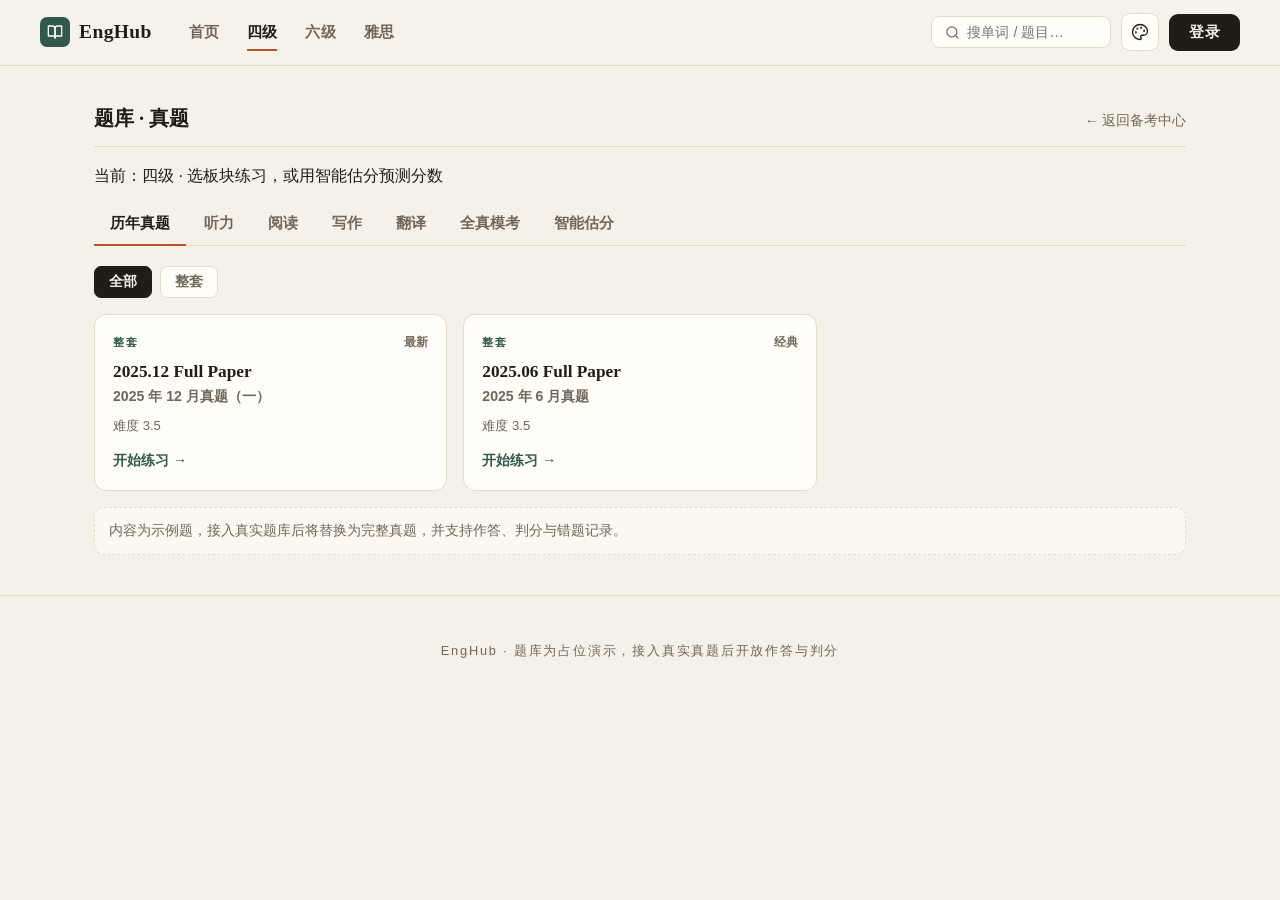
<file: tests.html>
<!DOCTYPE html>
<html lang="zh-CN">
<head>
<meta charset="UTF-8" />
<meta name="viewport" content="width=device-width, initial-scale=1.0, viewport-fit=cover" />
<meta name="theme-color" content="#f5f1e8" />
<title>题库 · 真题 · EngHub</title>
<script>try{var t=localStorage.getItem('engapp-theme');if(t)document.documentElement.setAttribute('data-theme',t);}catch(e){}</script>
<link rel="stylesheet" href="assets/style.css" />
</head>
<body>
<header class="nav">
  <a class="brand" href="index.html"><span class="m"><svg width="16" height="16" viewBox="0 0 24 24" fill="none" stroke="currentColor" stroke-width="2" stroke-linecap="round" stroke-linejoin="round"><path d="M2 3h6a4 4 0 0 1 4 4v14a3 3 0 0 0-3-3H2z"/><path d="M22 3h-6a4 4 0 0 0-4 4v14a3 3 0 0 1 3-3h7z"/></svg></span> EngHub</a>
  <nav class="nav-links" id="navLinks">
    <a href="index.html">首页</a>
    <a href="dashboard.html?exam=cet4" data-exam="cet4">四级</a>
    <a href="dashboard.html?exam=cet6" data-exam="cet6">六级</a>
    <a href="dashboard.html?exam=ielts" data-exam="ielts">雅思</a>
  </nav>
  <div class="nav-right">
    <div class="nav-search"><svg width="15" height="15" viewBox="0 0 24 24" fill="none" stroke="currentColor" stroke-width="2" stroke-linecap="round" stroke-linejoin="round"><circle cx="11" cy="11" r="8"/><line x1="21" y1="21" x2="16.65" y2="16.65"/></svg> <input placeholder="搜单词 / 题目…" /></div>
    <button class="btn-login">登录</button>
  </div>
  <button class="nav-toggle" id="navToggle">☰</button>
</header>

<div class="wrap">
  <section class="sec">
    <div class="sec-h">
      <h2>题库 · 真题</h2>
      <a class="more" id="backDash" href="dashboard.html">← 返回备考中心</a>
    </div>
    <p class="sub" id="examLabel2"></p>
    <div class="pp-tabs" id="tabs"></div>
    <div id="panel"></div>
  </section>
</div>

<footer class="foot">EngHub · 题库为占位演示，接入真实真题后开放作答与判分</footer>
<script src="assets/app.js"></script>
<script src="assets/cloud-auth.js"></script>
<script src="data/practice.js"></script>
<script>
(function(){
  var MAP={cet4:"四级",cet6:"六级",ielts:"雅思"};
  var qp=new URLSearchParams(location.search);
  var exam=qp.get("exam"); if(!MAP[exam]) exam=localStorage.getItem("engapp-exam")||"cet4"; if(!MAP[exam]) exam="cet4";
  try{localStorage.setItem("engapp-exam",exam);}catch(e){}
  var label=MAP[exam];
  document.getElementById("examLabel2").textContent="当前：" + label + " · 选板块练习，或用智能估分预测分数";
  document.getElementById("backDash").href="dashboard.html?exam="+exam;
  // 高亮顶部导航当前考试
  document.querySelectorAll('.nav-links a[data-exam]').forEach(function(a){a.classList.toggle("active",a.dataset.exam===exam);});

  var TABS=[
    {id:"real",t:"历年真题"},{id:"listening",t:"听力"},{id:"reading",t:"阅读"},
    {id:"writing",t:"写作"},{id:"translation",t:"翻译"},{id:"mock",t:"全真模考"},{id:"score",t:"智能估分"}
  ];
  function paintTabs(active){
    document.getElementById("tabs").innerHTML=TABS.map(function(x){
      return '<button class="pp-tab '+(x.id===active?'on':'')+'" data-id="'+x.id+'">'+x.t+'</button>';
    }).join("");
    document.querySelectorAll(".pp-tab").forEach(function(b){ b.onclick=function(){ open(b.dataset.id); }; });
  }
  var PAGE_SIZE=24;     // 每页 24 篇
  var filter="全部";
  function open(id){
    filter="全部";
    paintTabs(id);
    history.replaceState(null,"","tests.html?type="+id+"&exam="+exam);
    var panel=document.getElementById("panel");
    if(id==="score"){ panel.innerHTML=estimatorHTML(); bindEstimator(); return; }
    var items=(window.PRACTICE&&window.PRACTICE[id])||[];
    if(!items.length){ panel.innerHTML='<div class="pp-empty">该板块内容准备中</div>'; return; }
    var isReading=(id==="reading");
    var chips;
    if(isReading){               // 阅读：P几 = 页码（每页 24 篇）
      var pageCount=Math.max(1,Math.ceil(items.length/PAGE_SIZE));
      chips=["全部"]; for(var i=1;i<=pageCount;i++) chips.push("P"+i);
    }else{                       // 其它板块：按小节/题型筛选
      chips=["全部"].concat(items.map(function(x){return x.part;}).filter(function(v,i,a){return a.indexOf(v)===i;}));
    }
    panel.innerHTML =
      (chips.length>1 ? '<div class="qfilter" id="qfilter">'+chips.map(function(p){return '<button class="qchip'+(p==="全部"?" on":"")+'" data-p="'+p+'">'+p+'</button>';}).join("")+'</div>' : '')+
      '<div class="qgrid" id="qgrid"></div>'+
      '<p class="pp-note">内容为示例题，接入真实题库后将替换为完整真题，并支持作答、判分与错题记录。</p>';
    var grid=document.getElementById("qgrid");
    function paint(){
      var list;
      if(isReading){
        if(filter==="全部") list=items;
        else { var p=parseInt(filter.slice(1),10)-1; list=items.slice(p*PAGE_SIZE,(p+1)*PAGE_SIZE); }
      }else{
        list=items.filter(function(x){return filter==="全部"||x.part===filter;});
      }
      grid.innerHTML=list.map(function(it){
        return '<a class="qcard" href="practice.html?type='+id+'&id='+it.id+'&exam='+exam+'">'+
          '<div class="qc-top">'+(isReading?'<span></span>':'<span class="qc-part">'+it.part+'</span>')+'<span class="qc-freq">'+it.freq+'</span></div>'+
          '<h4>'+it.en+' <b>'+it.zh+'</b></h4>'+
          '<div class="qc-meta">难度 '+it.level+(it.count?(" · "+it.count+" 题"):"")+'</div>'+
          '<span class="qc-go">开始练习 →</span></a>';
      }).join("");
    }
    paint();
    var qf=document.getElementById("qfilter");
    if(qf){ qf.querySelectorAll(".qchip").forEach(function(b){ b.onclick=function(){ filter=b.dataset.p; qf.querySelectorAll(".qchip").forEach(function(x){x.classList.toggle("on",x===b);}); paint(); }; }); }
  }

  function estimatorHTML(){
    var ielts=exam==="ielts";
    var secs=ielts?[["听力","lis"],["阅读","read"],["写作","wri"],["口语","spk"]]:[["听力","lis"],["阅读","read"],["写作","wri"],["翻译","tra"]];
    var min=ielts?4:0, max=ielts?9:100, step=ielts?0.5:5, def=ielts?6:60;
    var h='<div class="est"><h3 style="font-weight:800;margin-bottom:4px">智能估分（'+label+'）</h3>'+
      '<p style="color:var(--dim);font-size:.86rem">'+(ielts?'拖动估计各项 band，自动算总 band':'拖动估计各项掌握度，自动预测 710 分制总分')+'</p>';
    secs.forEach(function(s){
      h+='<div class="row"><label>'+s[0]+'</label><input type="range" min="'+min+'" max="'+max+'" step="'+step+'" value="'+def+'" data-k="'+s[1]+'"><span class="v" id="v-'+s[1]+'"></span></div>';
    });
    h+='<div class="result"><span>预测'+(ielts?'总 band':'总分')+'</span><b id="estOut">—</b><span id="estNote"></span></div></div>';
    return h;
  }
  function bindEstimator(){
    var ielts=exam==="ielts";
    var inputs=[].slice.call(document.querySelectorAll(".est input[type=range]"));
    function calc(){
      inputs.forEach(function(i){ document.getElementById("v-"+i.dataset.k).textContent=i.value+(ielts?"":"%"); });
      if(ielts){
        var avg=inputs.reduce(function(s,i){return s+parseFloat(i.value);},0)/inputs.length;
        var band=Math.round(avg*2)/2;
        document.getElementById("estOut").textContent=band.toFixed(1);
        document.getElementById("estNote").textContent="四项平均，取最近 0.5";
      }else{
        var w={lis:248.5,read:248.5,wri:106.5,tra:106.5},total=0;
        inputs.forEach(function(i){ total+=w[i.dataset.k]*(parseFloat(i.value)/100); });
        var t=Math.round(total);
        document.getElementById("estOut").textContent=t;
        document.getElementById("estNote").textContent=(t>=425?"已过线 ✓（≥425）":"距 425 还差 "+(425-t)+" 分");
      }
    }
    inputs.forEach(function(i){ i.addEventListener("input",calc); }); calc();
  }

  open(qp.get("type")||"real");
})();
</script>
</body>
</html>
</file>
<file: assets/style.css>
/* ===== 「纸墨书房」设计系统 —— 主题变量（默认 + 各主题覆盖） ===== */
:root{
  --bg:#f5f1e8;--card:#fffdf7;--ink:#211d16;--dim:#6f675a;--line:#e3dccb;
  --brand:#31584a;--brand2:#436f5e;--on-brand:#fffdf7;--accent:#b3562e;
  --voc:#31584a;--lis:#44618e;--read:#8f6117;--wri:#b3562e;--tra:#6e4a69;
  --good:#2f7a4e;--bad:#b3402e;
  --serif:"Noto Serif SC",Georgia,"Times New Roman","STZhongsong","SimSun",serif;
  --shadow:0 1px 2px rgba(33,29,22,.04),0 10px 30px rgba(33,29,22,.06);
  --r:12px;--nav-h:60px;--page-glow:none}
[data-theme="pebl"]{--bg:#edf1ea;--card:#fdfefb;--ink:#1e2a24;--dim:#63705f;--line:#d8e0d2;--brand:#3e6049;--brand2:#52795e;--accent:#a9633a;--voc:#3e6049;--lis:#48657f;--read:#8a6a2a;--wri:#a9633a;--tra:#6d5470}
[data-theme="ocean"]{--bg:#ebf0ef;--card:#fcfefd;--ink:#17252a;--dim:#5d6f74;--line:#d5e0de;--brand:#2f5e68;--brand2:#417a86;--accent:#a55e35;--voc:#2f5e68;--lis:#3f628f;--read:#87651f;--wri:#a55e35;--tra:#5f4c74}
[data-theme="forest"]{--bg:#edf2e9;--card:#fdfef9;--ink:#1c2418;--dim:#5f6c58;--line:#d9e2cf;--brand:#3a5c2e;--brand2:#4e7540;--accent:#9c5d2b;--voc:#3a5c2e;--lis:#3f6470;--read:#8a681f;--wri:#9c5d2b;--tra:#6b4b62}
[data-theme="sakura"]{--bg:#f6eee9;--card:#fffcfa;--ink:#2c211f;--dim:#7c6a64;--line:#ead9d1;--brand:#9e4a5a;--brand2:#b4626f;--accent:#3f5d54;--voc:#9e4a5a;--lis:#59618f;--read:#95661d;--wri:#b3562e;--tra:#6e4a69}
[data-theme="sunset"]{--bg:#f7efe2;--card:#fffdf6;--ink:#2b2114;--dim:#7c6c54;--line:#ecdec4;--brand:#a6572b;--brand2:#bd6e3f;--accent:#31584a;--voc:#a6572b;--lis:#4f618a;--read:#8f6117;--wri:#a83b28;--tra:#6e4a69}
[data-theme="night"]{--bg:#17130c;--card:#221d13;--ink:#ece4d2;--dim:#a2977f;--line:#39321f;--brand:#c9a968;--brand2:#a98c50;--on-brand:#221a0c;--accent:#c77950;--voc:#c9a968;--lis:#8ba3c9;--read:#c9b06a;--wri:#c77950;--tra:#b48bab;--shadow:0 1px 2px rgba(0,0,0,.3),0 12px 34px rgba(0,0,0,.42)}
[data-theme="midnight"]{--bg:#101418;--card:#191f26;--ink:#e0e7ee;--dim:#94a1b0;--line:#2b3641;--brand:#7fa3c4;--brand2:#5f88ad;--on-brand:#101820;--accent:#c99668;--voc:#7fa3c4;--lis:#93a8d6;--read:#c2a878;--wri:#c99668;--tra:#ad93bd;--shadow:0 1px 2px rgba(0,0,0,.35),0 12px 34px rgba(0,0,0,.45)}

*{box-sizing:border-box;margin:0;padding:0}
html{scroll-behavior:smooth}
body{font-family:-apple-system,"Segoe UI","PingFang SC","Microsoft YaHei",Roboto,sans-serif;background-color:var(--bg);background-image:var(--page-glow);background-attachment:fixed;color:var(--ink);line-height:1.65;-webkit-font-smoothing:antialiased;min-height:100vh}
a{text-decoration:none;color:inherit}
button{font-family:inherit}
svg{display:inline-block;vertical-align:-.18em}
.wrap{max-width:1140px;margin:0 auto;padding:0 clamp(16px,4vw,24px)}
@media(prefers-reduced-motion:reduce){*,*::before,*::after{transition:none!important;animation:none!important}}

/* ===== 顶部导航（共用） ===== */
.nav{position:sticky;top:0;z-index:50;display:flex;align-items:center;gap:14px;padding:12px clamp(16px,4vw,40px);background:color-mix(in srgb,var(--bg) 88%,var(--card));backdrop-filter:blur(8px);border-bottom:1px solid var(--line)}
.brand{font-family:var(--serif);font-weight:700;font-size:1.22rem;letter-spacing:.02em;display:flex;align-items:center;gap:9px}
.brand .m{width:30px;height:30px;border-radius:7px;display:grid;place-items:center;background:var(--brand);color:var(--on-brand);font-size:.95rem}
.nav-links{display:flex;gap:2px;margin-left:10px}
.nav-links a{position:relative;padding:8px 13px;color:var(--dim);font-weight:600;font-size:.94rem;letter-spacing:.01em;transition:color .16s}
.nav-links a:hover{color:var(--ink)}
.nav-links a.active{color:var(--ink)}
.nav-links a.active::after{content:"";position:absolute;left:13px;right:13px;bottom:2px;height:2px;background:var(--accent)}
.nav-right{margin-left:auto;display:flex;align-items:center;gap:10px}
.nav-search{display:flex;align-items:center;gap:7px;background:var(--card);border:1px solid var(--line);border-radius:9px;padding:7px 13px;color:var(--dim);transition:border-color .16s}
.nav-search:focus-within{border-color:var(--ink)}
.nav-search input{border:0;background:none;outline:none;color:var(--ink);font-size:.9rem;width:130px}
.theme-btn{width:38px;height:38px;border-radius:9px;border:1px solid var(--line);background:var(--card);color:var(--ink);cursor:pointer;font-size:1rem;display:grid;place-items:center;transition:border-color .16s}
.theme-btn:hover{border-color:var(--ink)}
.btn-login{border:0;cursor:pointer;padding:9px 20px;border-radius:9px;background:var(--ink);color:var(--bg);font-weight:700;font-size:.92rem;letter-spacing:.02em;transition:opacity .16s}
.btn-login:hover{opacity:.85}
.nav-toggle{display:none;border:0;background:none;font-size:1.4rem;cursor:pointer;color:var(--ink)}

/* ===== 主题面板 ===== */
.theme-panel{position:fixed;top:calc(var(--nav-h) + 8px);right:14px;z-index:200;width:256px;background:var(--card);border:1px solid var(--line);border-radius:12px;box-shadow:var(--shadow);padding:14px;display:none}
.theme-panel.open{display:block}
.tp-title{font-size:.78rem;font-weight:700;letter-spacing:.12em;color:var(--dim);margin-bottom:10px;text-transform:uppercase}
.tp-grid{display:grid;grid-template-columns:1fr 1fr;gap:8px}
.tp-item{display:flex;align-items:center;gap:8px;padding:8px 10px;border:1px solid var(--line);border-radius:9px;background:var(--card);cursor:pointer;color:var(--ink);font-size:.85rem;font-weight:600;text-align:left;transition:border-color .16s}
.tp-item:hover{border-color:var(--ink)}
.tp-item.active{border-color:var(--brand);background:color-mix(in srgb,var(--brand) 8%,var(--card))}
.tp-dots{display:flex;flex:none}
.tp-dots i{width:13px;height:13px;border-radius:50%;display:block;margin-left:-4px;border:1.5px solid var(--card)}
.tp-dots i:first-child{margin-left:0}

/* ===== 首页 Hero ===== */
.home-hero{text-align:center;padding:clamp(54px,9vw,110px) 0 clamp(30px,5vw,58px);position:relative}
.home-hero h1{font-family:var(--serif);font-size:clamp(2rem,6vw,3.6rem);font-weight:900;letter-spacing:.01em;line-height:1.25}
.home-hero h1 .g{font-style:italic;color:var(--brand);border-bottom:3px solid color-mix(in srgb,var(--accent) 55%,transparent);padding-bottom:.05em}
.home-hero .sub{color:var(--dim);margin-top:16px;font-size:clamp(.98rem,2.5vw,1.12rem);letter-spacing:.04em}
.home-search{display:flex;align-items:center;gap:8px;max-width:580px;margin:30px auto 0;background:var(--card);border:1px solid var(--line);border-radius:11px;padding:7px 7px 7px 16px;color:var(--dim);transition:border-color .16s}
.home-search:focus-within{border-color:var(--ink)}
.home-search input{flex:1;border:0;outline:none;background:none;font-size:1rem;color:var(--ink)}
.home-search button{border:0;cursor:pointer;padding:11px 24px;border-radius:8px;background:var(--ink);color:var(--bg);font-weight:700;transition:opacity .16s}
.home-search button:hover{opacity:.85}

.section{padding:clamp(24px,4vw,44px) 0}
.section h2{font-family:var(--serif);font-size:clamp(1.35rem,3vw,1.75rem);font-weight:700}
.section .sub{color:var(--dim);margin-top:5px;font-size:.92rem}

/* 选择考试卡 */
.exams{margin-top:22px;display:grid;grid-template-columns:repeat(3,1fr);gap:18px}
.exam-card{position:relative;overflow:hidden;background:var(--card);border:1px solid var(--line);border-top:3px solid var(--c);border-radius:var(--r);padding:26px 24px;transition:transform .18s,border-color .18s,box-shadow .18s}
.exam-card.cet4{--c:var(--voc)}.exam-card.cet6{--c:var(--lis)}.exam-card.ielts{--c:var(--tra)}
.exam-card:hover{transform:translateY(-4px);border-color:var(--c);box-shadow:var(--shadow)}
.exam-card .tag{font-size:.72rem;font-weight:700;letter-spacing:.16em;color:var(--c);text-transform:uppercase}
.exam-card h3{font-family:var(--serif);font-size:1.85rem;font-weight:700;margin-top:10px}
.exam-card p{color:var(--dim);margin-top:8px;font-size:.9rem}
.exam-card .go{margin-top:16px;color:var(--c);font-weight:700;font-size:.88rem;display:inline-block;border-bottom:1px solid transparent;transition:border-color .16s}
.exam-card:hover .go{border-bottom-color:var(--c)}

/* 学习模块 */
.features{margin-top:22px;display:grid;grid-template-columns:repeat(4,1fr);gap:14px}
.feature{background:var(--card);border:1px solid var(--line);border-radius:var(--r);padding:20px 18px;transition:transform .15s,border-color .15s,box-shadow .15s}
.feature:hover{transform:translateY(-3px);border-color:var(--brand);box-shadow:var(--shadow)}
.feature .e{font-size:1.5rem;color:var(--brand);display:block;line-height:1}
.feature h4{margin-top:12px;font-size:1.02rem;font-weight:700}
.feature p{color:var(--dim);font-size:.84rem;margin-top:4px}

/* ===== 备考中心（dashboard） ===== */
.hero{position:relative;overflow:hidden;border-radius:16px;min-height:clamp(280px,36vw,380px);display:flex;flex-direction:column;justify-content:center;gap:14px;padding:clamp(26px,5vw,54px);color:var(--on-brand);margin-top:24px;
  background:linear-gradient(120deg,color-mix(in srgb,var(--brand) 88%,#000) 0%,var(--brand) 55%,color-mix(in srgb,var(--brand) 82%,var(--bg)) 100%)}
.hero::after{content:"";position:absolute;inset:0;pointer-events:none;background:radial-gradient(640px 320px at 88% -10%,color-mix(in srgb,var(--on-brand) 10%,transparent),transparent 65%)}
.hero>*{position:relative;z-index:1}
.hero .hi{font-weight:600;opacity:.9;letter-spacing:.06em;font-size:.92rem}
.hero .cd{font-family:var(--serif);font-size:clamp(1.5rem,4vw,2.3rem);font-weight:900;line-height:1.2;max-width:22ch}
.hero .cd .big{font-family:var(--serif);font-size:clamp(2.8rem,9vw,4.8rem);display:inline-block;vertical-align:-6px;margin:0 6px;font-style:italic;font-variant-numeric:tabular-nums}
.hero .subt{opacity:.88;max-width:44ch;font-size:.95rem}
.hero .edit{font-size:.82rem;opacity:.85;border-bottom:1px dashed color-mix(in srgb,var(--on-brand) 60%,transparent);cursor:pointer;margin-left:6px;white-space:nowrap}
.hero .r{display:flex;gap:10px;flex-wrap:wrap;align-items:center;margin-top:8px}
.kpi{background:color-mix(in srgb,var(--on-brand) 8%,transparent);border:1px solid color-mix(in srgb,var(--on-brand) 26%,transparent);border-radius:10px;padding:11px 16px;text-align:center;min-width:86px}
.kpi b{display:block;font-family:var(--serif);font-size:1.5rem;font-variant-numeric:tabular-nums}.kpi span{font-size:.74rem;opacity:.85;letter-spacing:.06em}
.hero .cont{background:var(--on-brand);color:var(--brand);font-weight:800;padding:13px 24px;border-radius:10px;cursor:pointer;border:0;letter-spacing:.02em;transition:opacity .16s}
.hero .cont:hover{opacity:.9}
.hero .cont.ghost{background:transparent;color:var(--on-brand);border:1px solid color-mix(in srgb,var(--on-brand) 40%,transparent);font-weight:700}
.hero .cont.ghost:hover{border-color:var(--on-brand);opacity:1}
.hero .vprog{display:flex;align-items:center;gap:12px;max-width:520px;width:100%}
.hero .vbar{flex:1;height:6px;border-radius:999px;background:color-mix(in srgb,var(--on-brand) 18%,transparent);overflow:hidden}
.hero .vbar span{display:block;height:100%;background:var(--on-brand);border-radius:999px;transition:width .4s}
.hero .vtext{font-size:.8rem;opacity:.85;white-space:nowrap;font-variant-numeric:tabular-nums}
.hero .exam-line{font-size:.8rem;opacity:.8;margin-top:4px}
.hero .exam-line b{font-variant-numeric:tabular-nums}
.hero .exam-line a{border-bottom:1px dashed color-mix(in srgb,var(--on-brand) 60%,transparent);cursor:pointer}

.sec{margin-top:36px}
.sec-h{display:flex;align-items:baseline;gap:10px;margin-bottom:16px;padding-bottom:10px;border-bottom:1px solid var(--line)}
.sec-h h2{font-family:var(--serif);font-size:1.28rem;font-weight:700}
.sec-h .more{margin-left:auto;color:var(--dim);font-size:.85rem;cursor:pointer;transition:color .16s}
.sec-h .more:hover{color:var(--ink)}
.badge{font-size:.72rem;font-weight:700;letter-spacing:.08em;color:var(--brand);border:1px solid color-mix(in srgb,var(--brand) 40%,transparent);border-radius:999px;padding:2px 10px}

.types{display:grid;grid-template-columns:repeat(5,1fr);gap:14px}
.tcard{background:var(--card);border:1px solid var(--line);border-top:3px solid var(--c);border-radius:var(--r);padding:18px;cursor:pointer;transition:transform .15s,box-shadow .15s}
.tcard:hover{transform:translateY(-4px);box-shadow:var(--shadow)}
.tcard.voc{--c:var(--voc)}.tcard.lis{--c:var(--lis)}.tcard.read{--c:var(--read)}.tcard.wri{--c:var(--wri)}.tcard.tra{--c:var(--tra)}
.tcard .e{font-size:1.35rem;width:44px;height:44px;border-radius:10px;display:grid;place-items:center;color:var(--c);background:color-mix(in srgb,var(--c) 10%,var(--card));border:1px solid color-mix(in srgb,var(--c) 22%,transparent)}
.tcard h3{font-family:var(--serif);font-size:1.12rem;font-weight:700;margin-top:12px}
.tcard p{color:var(--dim);font-size:.82rem;margin-top:3px}
.tcard .bar{height:4px;border-radius:999px;background:var(--line);margin-top:14px;overflow:hidden}
.tcard .bar span{display:block;height:100%;background:var(--c)}

.exams3{display:grid;grid-template-columns:repeat(3,1fr);gap:14px}
.ecard{display:flex;gap:14px;align-items:center;background:var(--card);border:1px solid var(--line);border-radius:var(--r);padding:18px;cursor:pointer;transition:border-color .15s,box-shadow .15s}
.ecard:hover{border-color:var(--brand);box-shadow:var(--shadow)}
.ecard .e{width:46px;height:46px;border-radius:10px;display:grid;place-items:center;font-size:1.3rem;color:var(--brand);background:color-mix(in srgb,var(--brand) 9%,var(--card));border:1px solid color-mix(in srgb,var(--brand) 20%,transparent);flex:none}
.ecard h3{font-size:1.02rem;font-weight:700}.ecard p{color:var(--dim);font-size:.82rem;margin-top:2px}

.tools{display:grid;grid-template-columns:repeat(6,1fr);gap:12px}
.tool{background:var(--card);border:1px solid var(--line);border-radius:var(--r);padding:16px 10px;text-align:center;cursor:pointer;transition:transform .15s,border-color .15s}
.tool:hover{transform:translateY(-3px);border-color:var(--brand)}
.tool .e{font-size:1.25rem;width:42px;height:42px;border-radius:10px;display:grid;place-items:center;margin:0 auto;color:var(--brand);background:color-mix(in srgb,var(--brand) 9%,var(--card));border:1px solid color-mix(in srgb,var(--brand) 20%,transparent)}
.tool .t{margin-top:9px;font-weight:700;font-size:.85rem}

.plan{display:grid;grid-template-columns:1.1fr 1fr;gap:16px}
.panel{background:var(--card);border:1px solid var(--line);border-radius:var(--r);padding:20px}
.panel h3{font-family:var(--serif);font-size:1.02rem;font-weight:700;margin-bottom:14px}
.panel .p-edit{float:right;font-family:-apple-system,"Segoe UI","PingFang SC","Microsoft YaHei",sans-serif;font-size:.8rem;font-weight:600;color:var(--dim);transition:color .15s}
.panel .p-edit:hover{color:var(--ink)}
.week{display:flex;justify-content:space-between;gap:6px}
.day{flex:1;text-align:center;color:var(--dim);font-size:.78rem}
.day .d{width:100%;aspect-ratio:1;max-width:42px;margin:6px auto 0;border-radius:9px;background:var(--bg);border:1px solid var(--line);display:grid;place-items:center;font-weight:700;color:var(--dim)}
.day.done .d{background:var(--brand);border-color:var(--brand);color:var(--on-brand)}
.day.today .d{outline:2px solid var(--accent);outline-offset:2px;color:var(--ink)}
.todo{list-style:none}
.todo li{display:flex;align-items:center;gap:10px;padding:9px 0;cursor:pointer;border-bottom:1px solid var(--line)}
.todo li:last-child{border-bottom:0}
.todo .b{width:20px;height:20px;border:1.5px solid var(--dim);border-radius:5px;display:grid;place-items:center;font-size:.8rem;flex:none;transition:background .16s,border-color .16s}
.todo li.done .b{background:var(--brand);border-color:var(--brand);color:var(--on-brand)}
.todo li.done .x{text-decoration:line-through;color:var(--dim)}

.foot{text-align:center;color:var(--dim);font-size:.8rem;letter-spacing:.14em;padding:44px 20px;border-top:1px solid var(--line);margin-top:40px}

/* ===== 响应式 ===== */
@media(max-width:900px){
  .nav-links,.nav-search{display:none}
  .nav-links.open{display:flex;flex-direction:column;position:absolute;top:var(--nav-h);left:0;right:0;background:var(--card);border-bottom:1px solid var(--line);padding:10px;gap:4px}
  .nav-toggle{display:block}
  .exams{grid-template-columns:1fr}.features{grid-template-columns:repeat(2,1fr)}
  .types{grid-template-columns:repeat(2,1fr)}.tools{grid-template-columns:repeat(3,1fr)}.exams3{grid-template-columns:1fr}.plan{grid-template-columns:1fr}
}
@media(max-width:520px){.features{grid-template-columns:1fr 1fr}.types{grid-template-columns:1fr 1fr}.tools{grid-template-columns:repeat(2,1fr)}.theme-panel{left:14px;width:auto}}

/* ===== 题库 / 真题页（tests.html） ===== */
.pp-tabs{display:flex;flex-wrap:wrap;gap:2px;margin:16px 0 20px;border-bottom:1px solid var(--line)}
.pp-tab{padding:9px 16px 11px;font-weight:700;font-size:.92rem;color:var(--dim);background:none;border:0;border-bottom:2px solid transparent;margin-bottom:-1px;cursor:pointer;transition:color .16s,border-color .16s}
.pp-tab:hover{color:var(--ink)}
.pp-tab.on{color:var(--ink);border-bottom-color:var(--accent)}
.pp-list{display:grid;gap:12px}
.pp-row{display:flex;align-items:center;gap:14px;background:var(--card);border:1px solid var(--line);border-radius:var(--r);padding:14px 18px;transition:transform .15s,border-color .15s}
.pp-row:hover{transform:translateY(-2px);border-color:var(--brand)}
.pp-row .n{width:42px;height:42px;flex:none;border-radius:10px;display:grid;place-items:center;font-family:var(--serif);font-weight:700;background:color-mix(in srgb,var(--brand) 9%,var(--card));color:var(--brand);border:1px solid color-mix(in srgb,var(--brand) 20%,transparent)}
.pp-row .m{flex:1}.pp-row h4{font-size:1.02rem;font-weight:700}.pp-row p{color:var(--dim);font-size:.85rem;margin-top:2px}
.pp-go{border:0;cursor:pointer;padding:10px 20px;border-radius:9px;background:var(--brand);color:var(--on-brand);font-weight:700;white-space:nowrap;transition:opacity .16s}
.pp-go:hover{opacity:.88}
.pp-note{color:var(--dim);font-size:.85rem;margin-top:16px;background:color-mix(in srgb,var(--card) 55%,var(--bg));border:1px dashed var(--line);border-radius:10px;padding:12px 14px}
.pp-empty{text-align:center;color:var(--dim);padding:50px 20px;background:var(--card);border:1px solid var(--line);border-radius:var(--r)}
.est{background:var(--card);border:1px solid var(--line);border-radius:var(--r);padding:24px;max-width:560px}
.est .row{display:flex;align-items:center;gap:12px;margin:14px 0}
.est .row label{width:56px;font-weight:700;font-size:.92rem}
.est .row input[type=range]{flex:1;accent-color:var(--brand)}
.est .row .v{width:52px;text-align:right;font-weight:700;color:var(--brand);font-variant-numeric:tabular-nums}
.est .result{margin-top:20px;padding:20px;border-radius:10px;background:var(--brand);color:var(--on-brand);text-align:center}
.est .result>span{opacity:.85;font-size:.88rem;letter-spacing:.06em}.est .result b{font-family:var(--serif);font-size:2.5rem;display:block;line-height:1.15;font-style:italic;font-variant-numeric:tabular-nums}
.est .result>span:last-child{display:block;margin-top:4px;font-size:.82rem;opacity:.9}

/* 题库卡片网格 */
.qfilter{display:flex;flex-wrap:wrap;gap:8px;margin-bottom:16px}
.qchip{padding:6px 14px;border-radius:7px;border:1px solid var(--line);background:var(--card);color:var(--dim);font-weight:600;font-size:.85rem;cursor:pointer;transition:color .16s,border-color .16s,background .16s}
.qchip:hover{color:var(--ink);border-color:var(--ink)}
.qchip.on{background:var(--ink);color:var(--bg);border-color:var(--ink)}
.qgrid{display:grid;grid-template-columns:repeat(auto-fill,minmax(280px,1fr));gap:16px}
.qcard{display:flex;flex-direction:column;gap:8px;background:var(--card);border:1px solid var(--line);border-radius:var(--r);padding:18px;transition:transform .15s,border-color .15s,box-shadow .15s;color:inherit}
.qcard:hover{transform:translateY(-3px);border-color:var(--brand);box-shadow:var(--shadow)}
.qc-top{display:flex;justify-content:space-between;align-items:center}
.qc-part{font-size:.7rem;font-weight:700;letter-spacing:.14em;color:var(--brand);text-transform:uppercase}
.qc-freq{font-size:.72rem;font-weight:700;color:var(--dim)}
.qcard h4{font-family:var(--serif);font-size:1.08rem;line-height:1.4;font-weight:700}.qcard h4 b{display:block;font-family:-apple-system,"Segoe UI","PingFang SC","Microsoft YaHei",sans-serif;font-weight:600;color:var(--dim);font-size:.88rem;margin-top:3px}
.qc-meta{color:var(--dim);font-size:.82rem;margin-top:auto}
.qc-go{color:var(--brand);font-weight:700;font-size:.88rem;margin-top:4px}

/* 练习详情页 practice.html */
.pr-head{padding:24px 0 6px}
.pr-head h1{font-family:var(--serif);font-size:clamp(1.4rem,3.4vw,2rem);font-weight:700;margin-top:6px}
.pr-cols{display:grid;grid-template-columns:1fr 1fr;gap:22px;align-items:start;padding-bottom:50px}
.pr-passage,.pr-qs{background:var(--card);border:1px solid var(--line);border-radius:var(--r);padding:24px}
.pr-passage h3,.pr-qs h3{font-family:var(--serif);font-weight:700;margin-bottom:12px}
.pr-passage p{margin:0 0 13px;line-height:1.9;font-family:Georgia,"Times New Roman",var(--serif);font-size:1.02rem}
.pr-tip{color:var(--dim);font-size:.86rem;margin-bottom:14px}
.pr-q{padding:12px 0;border-bottom:1px solid var(--line)}
.pr-q>p{font-weight:600;margin-bottom:8px}
.pr-opt{display:inline-flex;align-items:center;gap:5px;margin-right:14px;font-size:.9rem;cursor:pointer;color:var(--ink);accent-color:var(--brand)}
.pr-fill{width:100%;margin-top:4px;padding:9px 12px;border:1px solid var(--line);border-radius:8px;background:var(--bg);color:var(--ink);font-size:.95rem;transition:border-color .16s}
.pr-fill:focus{outline:none;border-color:var(--brand)}
.pr-fb{font-size:.84rem;margin-top:6px;font-weight:600;min-height:1em}
.pr-fb.ok{color:var(--good)}.pr-fb.no{color:var(--bad)}.pr-fb.miss{color:var(--dim)}
.pr-score{margin-top:14px;font-family:var(--serif);font-weight:700;font-size:1.15rem;color:var(--brand)}
.pr-prompt{background:var(--card);border:1px solid var(--line);border-left:3px solid var(--brand);border-radius:var(--r);padding:20px;margin-bottom:16px}
.pr-prompt h3{font-family:var(--serif);font-weight:700;margin-bottom:8px}.pr-prompt p{line-height:1.85}
.pr-write{width:100%;min-height:240px;resize:vertical;border:1px solid var(--line);border-radius:var(--r);background:var(--card);padding:18px;font-family:Georgia,"Times New Roman",serif;font-size:1.02rem;color:var(--ink);line-height:1.8;transition:border-color .16s}
.pr-write:focus{outline:none;border-color:var(--brand)}
.pr-wrow{display:flex;align-items:center;gap:14px;margin:12px 0}
.pr-wc{font-weight:700;color:var(--dim);font-variant-numeric:tabular-nums}
.btn-ghost2{border:1px solid var(--line);background:var(--card);color:var(--brand);font-weight:700;padding:8px 16px;border-radius:8px;cursor:pointer;transition:border-color .16s}
.btn-ghost2:hover{border-color:var(--brand)}
.pr-model{margin-top:8px;background:color-mix(in srgb,var(--brand) 5%,var(--card));border:1px solid var(--line);border-radius:var(--r);padding:20px}
.pr-model h3{font-family:var(--serif);font-weight:700;margin-bottom:8px}.pr-model p{line-height:1.85;font-family:Georgia,"Times New Roman",serif}
.pr-audio{display:flex;align-items:center;flex-wrap:wrap;gap:8px;background:var(--card);border:1px solid var(--line);border-radius:var(--r);padding:16px 18px;margin-bottom:16px}
.pr-transcript{white-space:pre-wrap;background:var(--card);border:1px solid var(--line);border-radius:var(--r);padding:20px;line-height:1.85;margin-bottom:16px;font-family:Georgia,"Times New Roman",serif}
@media(max-width:760px){.pr-cols{grid-template-columns:1fr}}
</file>
